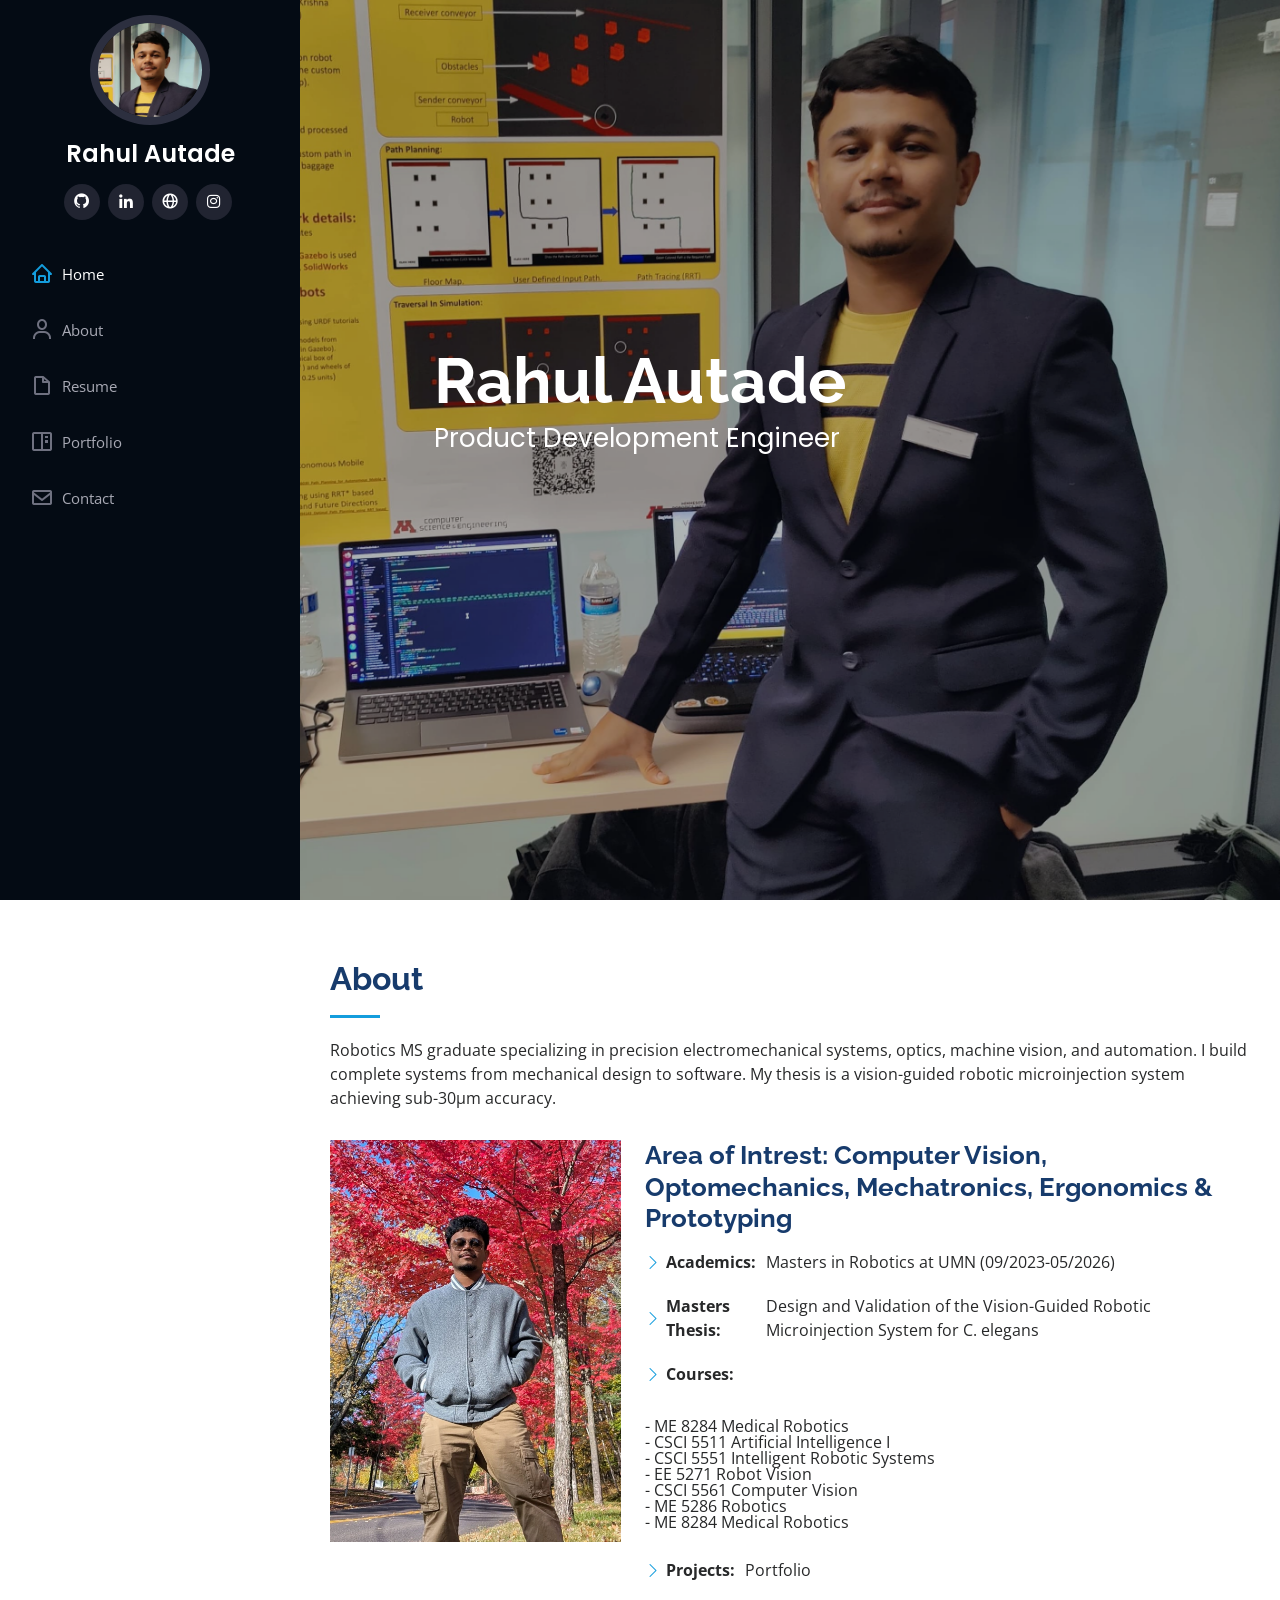
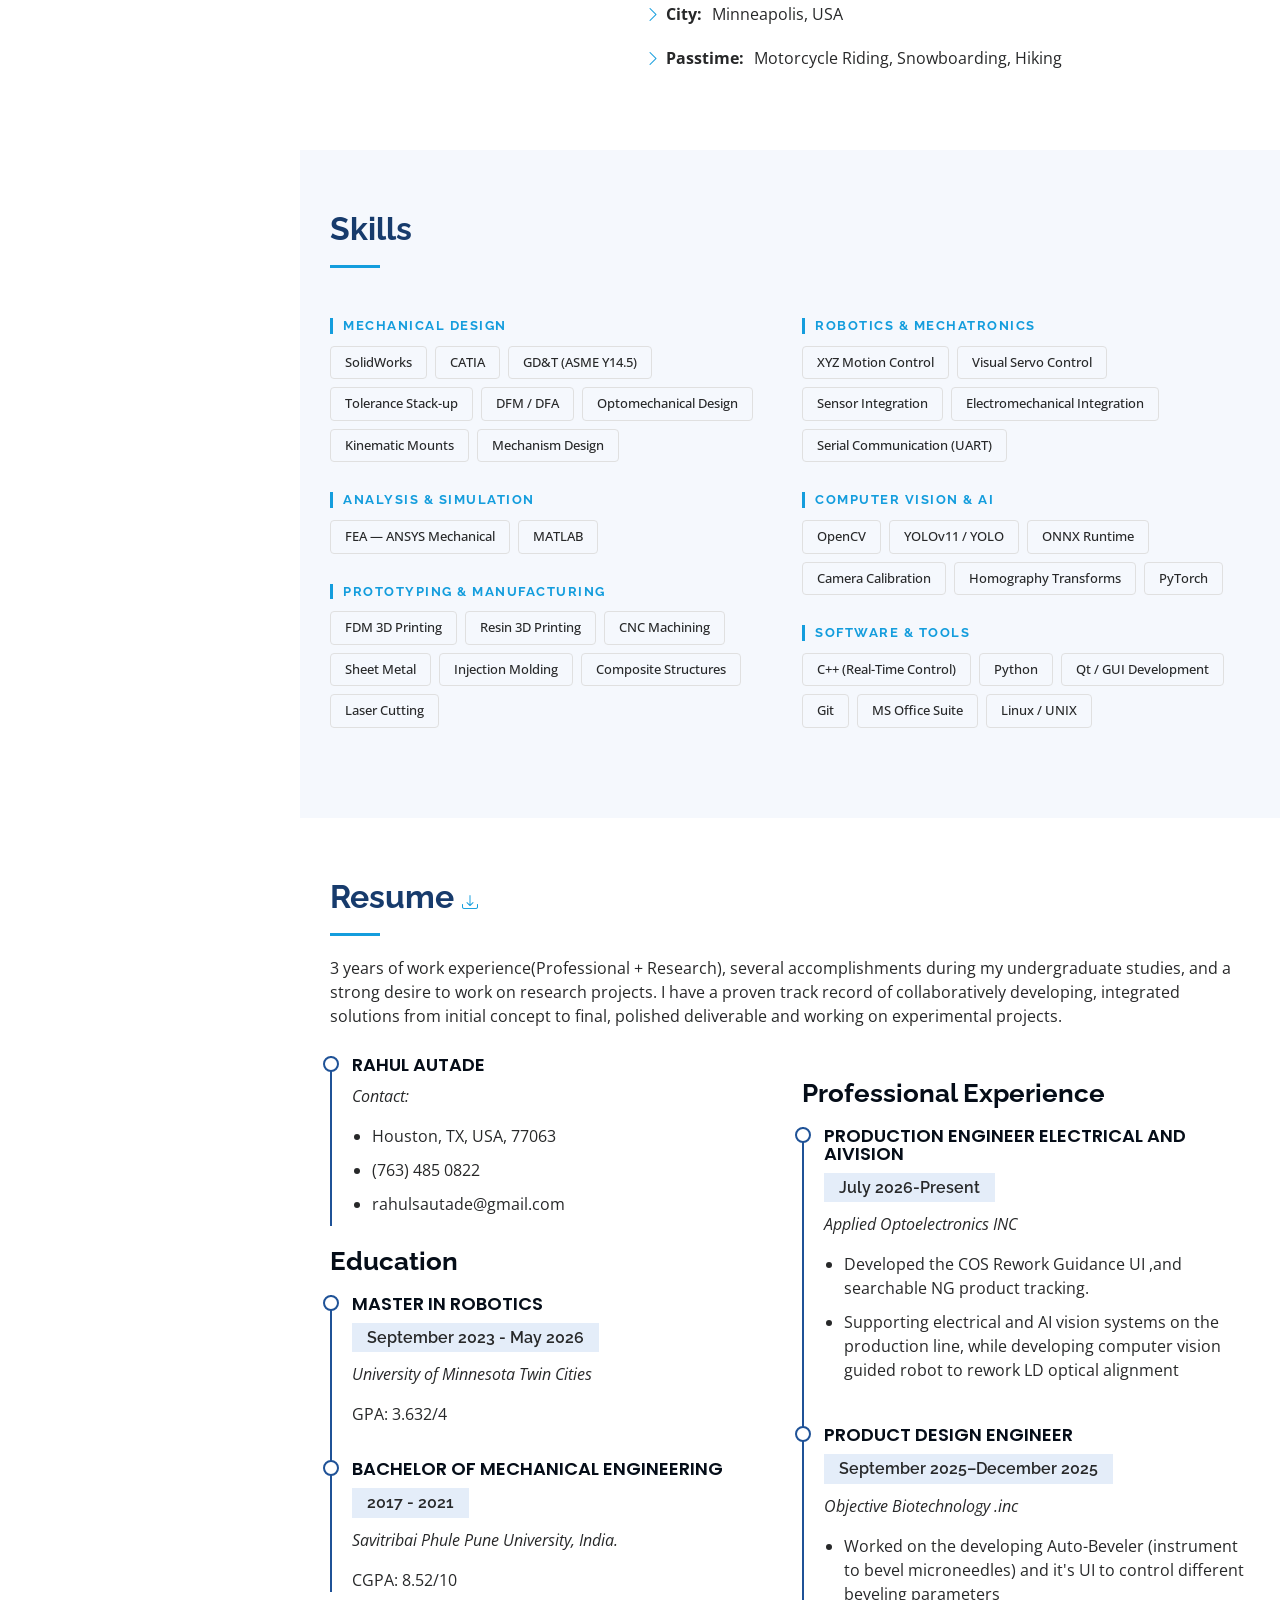
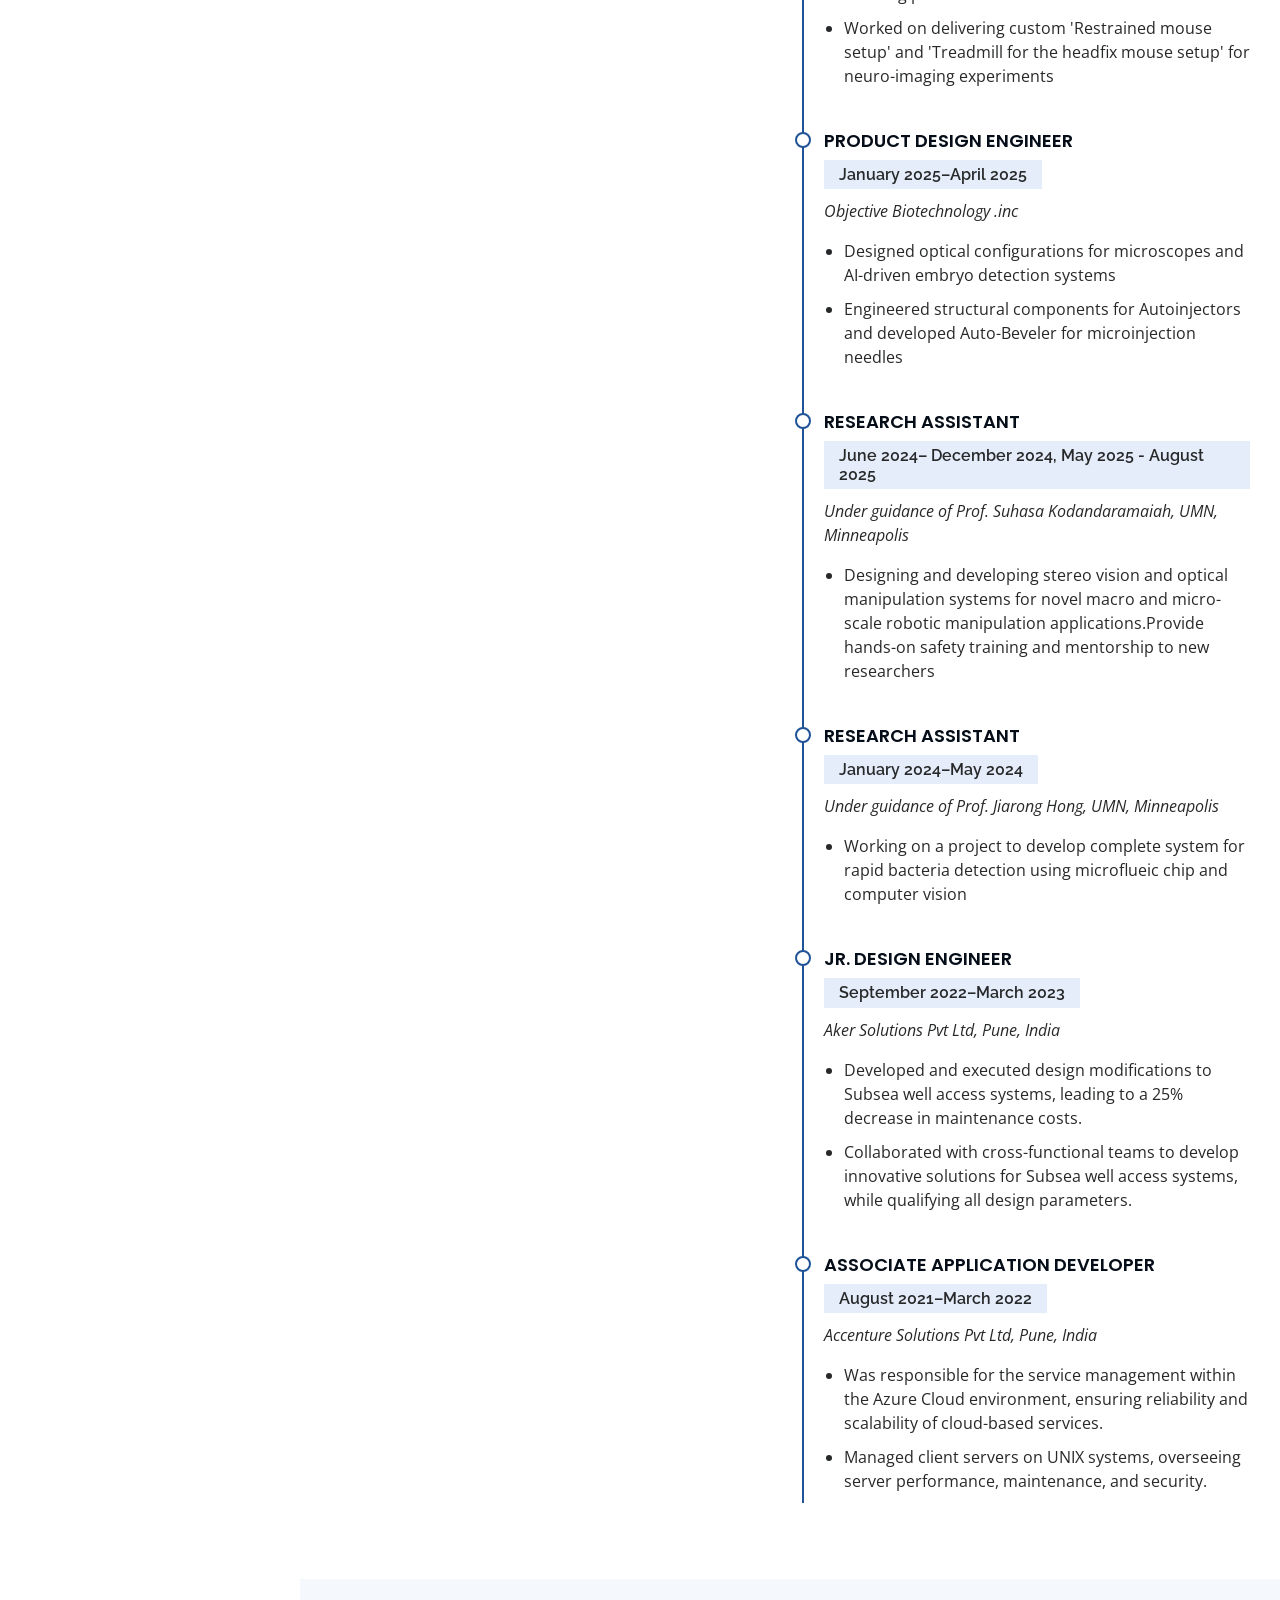
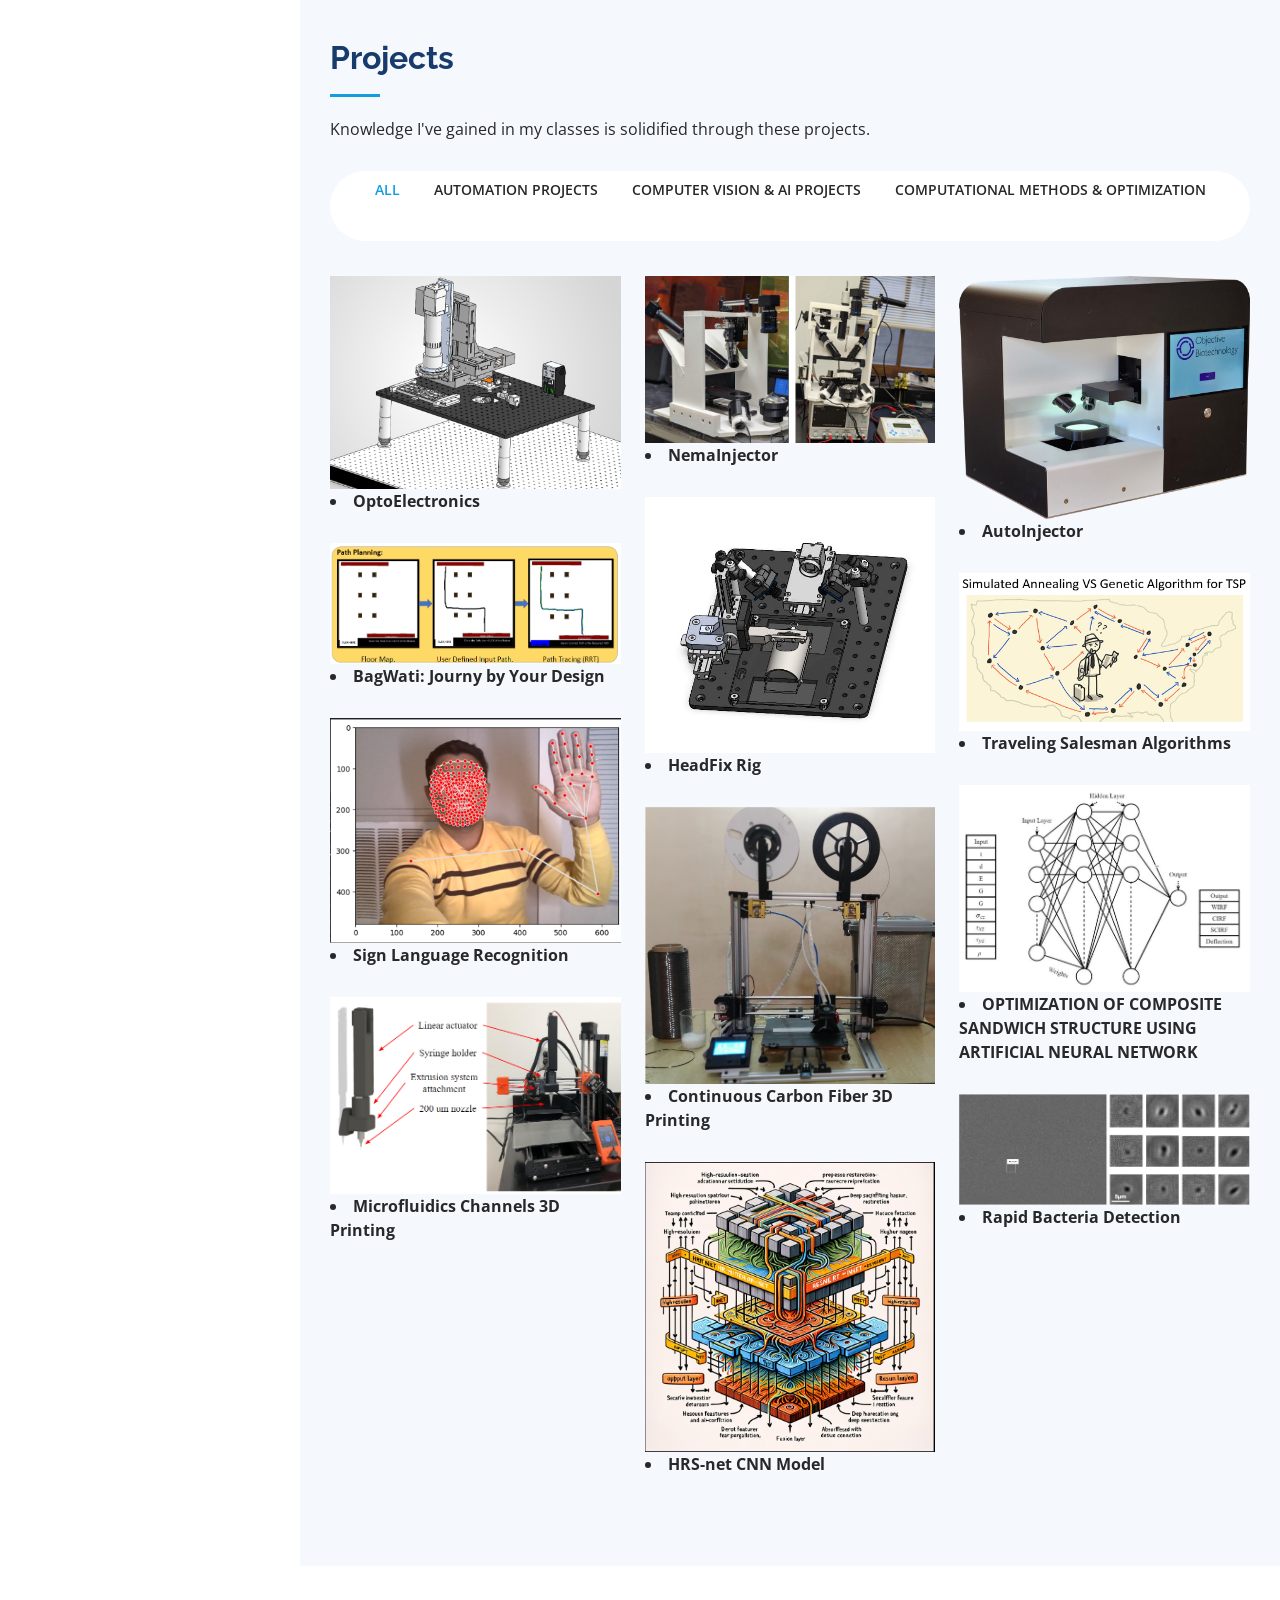
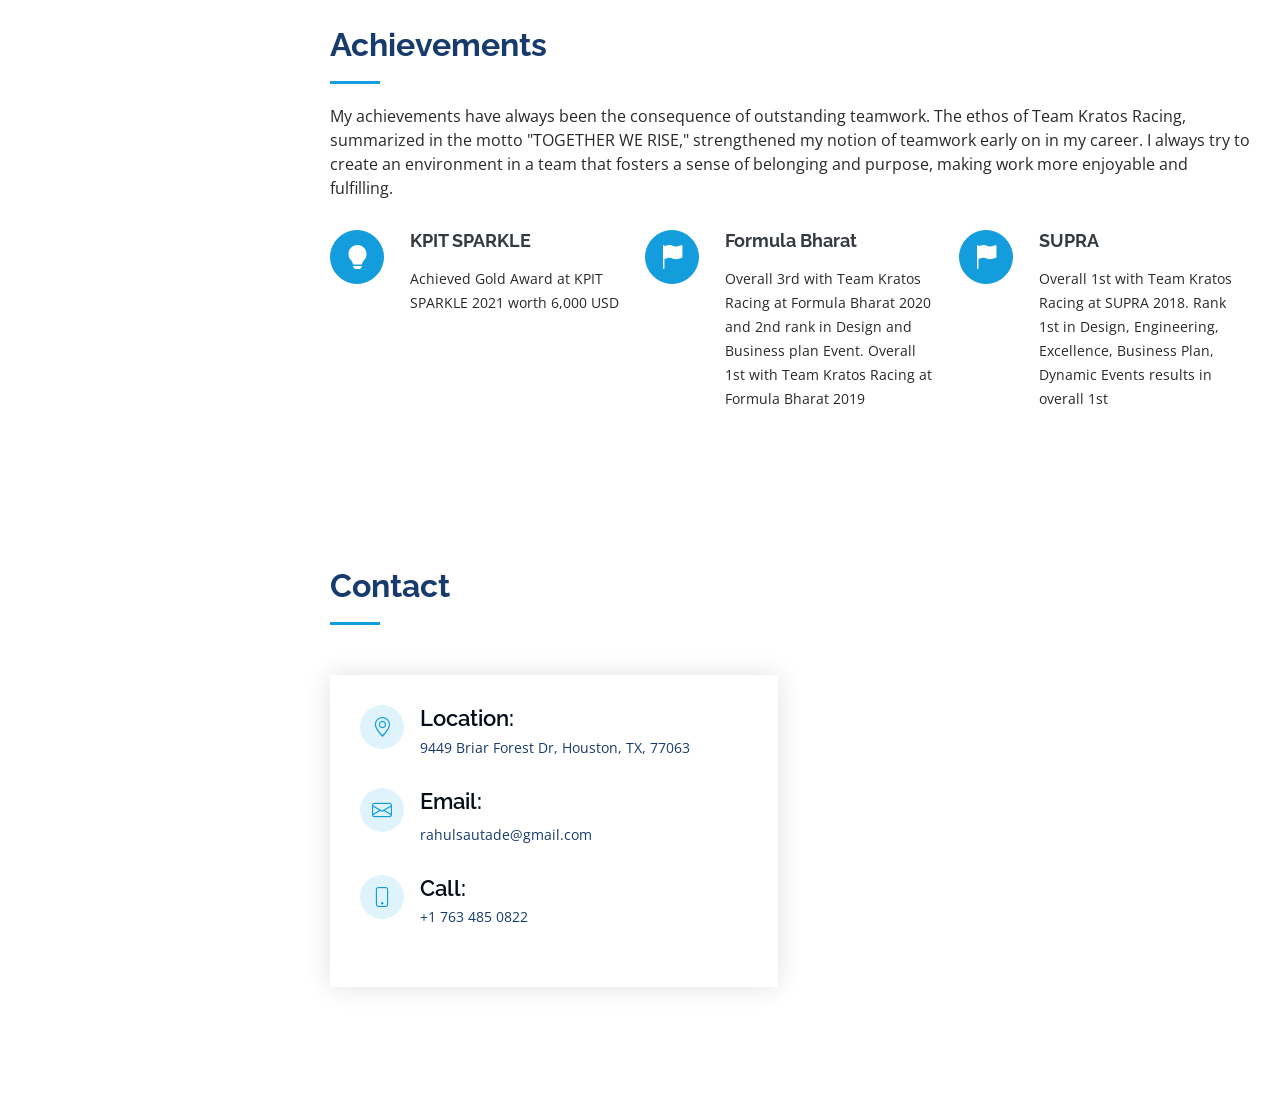
<file: index.html>
<!DOCTYPE html>
<html lang="en">

<head>
  <meta charset="utf-8">
  <meta content="width=device-width, initial-scale=1.0" name="viewport">

  <title>Rahul's Garage</title>
  <meta content="" name="description">
  <meta content="" name="keywords">

  <!-- Favicons -->
  <link href="assets/img/favicon.png" rel="icon">
  <link href="assets/img/apple-touch-icon.png" rel="apple-touch-icon">

  <!-- Google Fonts -->
  <link href="https://fonts.googleapis.com/css?family=Open+Sans:300,300i,400,400i,600,600i,700,700i|Raleway:300,300i,400,400i,500,500i,600,600i,700,700i|Poppins:300,300i,400,400i,500,500i,600,600i,700,700i" rel="stylesheet">

  <!-- Vendor CSS Files -->
  <link href="assets/vendor/aos/aos.css" rel="stylesheet">
  <link href="assets/vendor/bootstrap/css/bootstrap.min.css" rel="stylesheet">
  <link href="assets/vendor/bootstrap-icons/bootstrap-icons.css" rel="stylesheet">
  <link href="assets/vendor/boxicons/css/boxicons.min.css" rel="stylesheet">
  <link href="assets/vendor/glightbox/css/glightbox.min.css" rel="stylesheet">
  <link href="assets/vendor/swiper/swiper-bundle.min.css" rel="stylesheet">

  <!-- Template Main CSS File -->
  <link href="assets/css/style.css" rel="stylesheet">

  <!-- =======================================================
  * Template Name: iPortfolio
  * Updated: Nov 17 2023 with Bootstrap v5.3.2
  * Template URL: https://bootstrapmade.com/iportfolio-bootstrap-portfolio-websites-template/
  * Author: BootstrapMade.com
  * License: https://bootstrapmade.com/license/
  ======================================================== -->
</head>

<body>

  <!-- ======= Mobile nav toggle button ======= -->
  <i class="bi bi-list mobile-nav-toggle d-xl-none"></i>

  <!-- ======= Header ======= -->
  <header id="header">
    <div class="d-flex flex-column">

      <div class="profile">
        <img src="assets/img/profile-img.jpg" alt="" class="img-fluid rounded-circle">
        <h1 class="text-light"><a href="index.html">Rahul Autade</a></h1>
        <div class="social-links mt-3 text-center">


          <a href="https://github.com/Rahul-A10" target="_blank" class="github"><i class="bx bxl-github"></i></a>
          <a href="https://www.linkedin.com/in/rahul-autade-8911a6162" target="_blank" class="linkedin"><i class="bx bxl-linkedin"></i></a>
          <a href="https://www.bsbrl.org/rahul-autade" target="_blank" class="website"><i class="bx bx-globe"></i></a>
          <a href="https://www.instagram.com/r_rr_rahul?igsh=ZmpsdjFtdjJuaXFl" target="_blank" class="instagram"><i class="bx bxl-instagram"></i></a>
          <!--a href="https://leetcode.com/rahulsautade/" class="leetcode"><i class="leetcode"></i></a -->
          
        </div>
      </div>

      <nav id="navbar" class="nav-menu navbar">
        <ul>
          <li><a href="#hero" class="nav-link scrollto active"><i class="bx bx-home"></i> <span>Home</span></a></li>
          <li><a href="#about" class="nav-link scrollto"><i class="bx bx-user"></i> <span>About</span></a></li>
          <li><a href="#resume" class="nav-link scrollto"><i class="bx bx-file-blank"></i> <span>Resume</span></a></li>
          <li><a href="#portfolio" class="nav-link scrollto"><i class="bx bx-book-content"></i> <span>Portfolio</span></a></li>
          <li><a href="#contact" class="nav-link scrollto"><i class="bx bx-envelope"></i> <span>Contact</span></a></li>
        </ul>
      </nav><!-- .nav-menu -->
    </div>
  </header><!-- End Header -->

  <!-- ======= Hero Section ======= -->
  <section id="hero" class="d-flex flex-column justify-content-center align-items-center">
    <div class="hero-container" data-aos="fade-in">
      <h1>Rahul Autade</h1>
      <p>Product Development Engineer<br> 
       <br><span></span></p>
    </div>
  </section><!-- End Hero -->

  <main id="main">

    <!-- ======= About Section ======= -->
    <section id="about" class="about">
      <div class="container">

        <div class="section-title">
          <h2>About</h2>
          <p>Robotics MS graduate specializing in precision electromechanical systems, optics, machine vision, and automation. I build complete systems from mechanical design to software. My thesis is a vision-guided robotic microinjection system achieving sub-30μm accuracy.</p>
        </div>

        <div class="row">
          <div class="col-lg-4" data-aos="fade-right">
            <img src="assets/img/1.jpg" class="img-fluid" alt="">
          </div>
          <div class="col-lg-8 pt-4 pt-lg-0 content" data-aos="fade-left">
            <h3>Area of Intrest: Computer Vision, Optomechanics, Mechatronics, Ergonomics  &amp; Prototyping</h3>
            <p class="fst-italic">
      
            </p>
            <div class="row gy-4">
              <div class="col-lg-12">
                <ul>
                  <li><i class="bi bi-chevron-right"></i> <strong>Academics:</strong> <span>Masters in Robotics at UMN (09/2023-05/2026) </span></li>
                  <li><i class="bi bi-chevron-right"></i> <strong>Masters Thesis:</strong> <span>Design and Validation of the Vision-Guided Robotic Microinjection System for C. elegans
</span></li>
                  <li><i class="bi bi-chevron-right"></i> <strong>Courses:  <li></li></strong> 
                    <ul>
                      <ul style="text-align: left; padding-left: 0; list-style: none;"></ul>
                      <p style="line-height: 0">- ME 8284 Medical Robotics</p>
                      <p style="line-height: 0">- CSCI 5511 Artificial Intelligence I</p>
                      <p style="line-height: 0">- CSCI 5551 Intelligent Robotic Systems</p>
                      <p style="line-height: 0">- EE 5271 Robot Vision </p>
                      <p style="line-height: 0">- CSCI 5561 Computer Vision</p>
                      <p style="line-height: 0">- ME 5286 Robotics</p>
                      <p style="line-height: 0">- ME 8284 Medical Robotics</p>
                      <li></li>


                    </ul>
                    </span></li>
                  <li><i class="bi bi-chevron-right"></i> <strong>Projects:</strong> <a href="#portfolio" class="nav-link scrollto"> <span>Portfolio</span></a> </li>
                  <li><i class="bi bi-chevron-right"></i> <strong>City:</strong> <span>Minneapolis, USA</span></li>
                  <li><i class="bi bi-chevron-right"></i> <strong>Passtime:</strong> <span>Motorcycle Riding, Snowboarding, Hiking</span></li>
                </ul>
              </div>
              
            </div>
            <p>
              </p>
          </div>
        </div>

      </div>
    </section><!-- End About Section -->

    

    <!-- ======= Skills Section ======= -->
<section id="skills" class="skills section-bg">
  <div class="container">

    <div class="section-title">
      <h2>Skills</h2>
      <p></p>
    </div>

    <style>
      .skill-category { margin-bottom: 30px; }
      .skill-category h5 {
        font-size: 13px;
        font-weight: 700;
        text-transform: uppercase;
        letter-spacing: 1.5px;
        color: #149ddd;
        margin-bottom: 12px;
        border-left: 3px solid #149ddd;
        padding-left: 10px;
      }
      .skill-tags { display: flex; flex-wrap: wrap; gap: 8px; }
      .skill-tag {
        background: #fff;
        border: 1.5px solid #e0e0e0;
        border-radius: 4px;
        padding: 6px 14px;
        font-size: 13px;
        color: #272829;
        font-weight: 500;
        transition: all 0.2s ease;
      }
      .skill-tag:hover {
        border-color: #149ddd;
        color: #149ddd;
        background: #f0f9ff;
      }
      .section-bg .skill-tag { background: #f5f8fd; }
      .section-bg .skill-tag:hover { background: #e8f4fc; }
    </style>

    <div class="row" data-aos="fade-up">

      <div class="col-lg-6">
        <div class="skill-category">
          <h5>Mechanical Design</h5>
          <div class="skill-tags">
            <span class="skill-tag">SolidWorks</span>
            <span class="skill-tag">CATIA</span>
            <span class="skill-tag">GD&amp;T (ASME Y14.5)</span>
            <span class="skill-tag">Tolerance Stack-up</span>
            <span class="skill-tag">DFM / DFA</span>
            <span class="skill-tag">Optomechanical Design</span>
            <span class="skill-tag">Kinematic Mounts</span>
            <span class="skill-tag">Mechanism Design</span>
          </div>
        </div>
        <div class="skill-category">
          <h5>Analysis &amp; Simulation</h5>
          <div class="skill-tags">
            <span class="skill-tag">FEA — ANSYS Mechanical</span>
            <span class="skill-tag">MATLAB</span>
          </div>
        </div>

        <div class="skill-category">
          <h5>Prototyping &amp; Manufacturing</h5>
          <div class="skill-tags">
            <span class="skill-tag">FDM 3D Printing</span>
            <span class="skill-tag">Resin 3D Printing</span>
            <span class="skill-tag">CNC Machining</span>
            <span class="skill-tag">Sheet Metal</span>
            <span class="skill-tag">Injection Molding</span>
            <span class="skill-tag">Composite Structures</span>
            <span class="skill-tag">Laser Cutting</span>
          </div>
        </div>
      </div>

      <div class="col-lg-6" data-aos="fade-up" data-aos-delay="100">
        <div class="skill-category">
          <h5>Robotics &amp; Mechatronics</h5>
          <div class="skill-tags">
            <span class="skill-tag">XYZ Motion Control</span>
            <span class="skill-tag">Visual Servo Control</span>
            <span class="skill-tag">Sensor Integration</span>
            <span class="skill-tag">Electromechanical Integration</span>
            <span class="skill-tag">Serial Communication (UART)</span>
          </div>
        </div>

        <div class="skill-category">
          <h5>Computer Vision &amp; AI</h5>
          <div class="skill-tags">
            <span class="skill-tag">OpenCV</span>
            <span class="skill-tag">YOLOv11 / YOLO</span>
            <span class="skill-tag">ONNX Runtime</span>
            <span class="skill-tag">Camera Calibration</span>
            <span class="skill-tag">Homography Transforms</span>
            <span class="skill-tag">PyTorch</span>
          </div>
        </div>

        <div class="skill-category">
          <h5>Software &amp; Tools</h5>
          <div class="skill-tags">
            <span class="skill-tag">C++ (Real-Time Control)</span>
            <span class="skill-tag">Python</span>
            <span class="skill-tag">Qt / GUI Development</span>
            <span class="skill-tag">Git</span>
            <span class="skill-tag">MS Office Suite</span>
            <span class="skill-tag">Linux / UNIX</span>
          </div>
        </div>
      </div>

    </div>
  </div>
</section><!-- End Skills Section -->

    <!-- ======= Resume Section ======= -->
    <section id="resume" class="resume">
      <div class="container">

        <div class="section-title">
          <h2>Resume<a href="https://drive.google.com/file/d/1XkAGEeEz46qf1-mLwf5WrMyPkEGdnirx/view?usp=drive_link" target="_blank" rel="noopener noreferrer" download title="Download Resume">
    <i class="bi bi-download" style="font-size: 1rem; color: #149ddd;"></i>
  </a></h2>
          <p>3 years of work experience(Professional + Research), several accomplishments during my undergraduate studies, and a strong desire to work on research projects. I have a proven track record of collaboratively developing, integrated solutions from initial concept to final, polished deliverable and working on experimental projects.</p>
        </div>
        <div class="row">
          <div class="col-lg-6" data-aos="fade-up">
           
            <div class="resume-item pb-0">
              <h4>Rahul Autade</h4>
              <p><em>Contact:</em></p>
              <ul>
                <li>Houston, TX, USA, 77063</li>
                <li>(763) 485 0822</li>
                <li>rahulsautade@gmail.com</li>
              </ul>
            </div>

            <h3 class="resume-title">Education</h3>
            <div class="resume-item">
              <h4>Master in Robotics </h4>
              <h5>September 2023 - May 2026</h5>
              <p><em>University of Minnesota Twin Cities</em></p>
              <p>GPA: 3.632/4 </p>
            </div>
            <div class="resume-item">
              <h4>Bachelor of Mechanical Engineering</h4>
              <h5>2017 - 2021</h5>
              <p><em>Savitribai Phule Pune University, India.</em></p>
              <p>CGPA: 8.52/10</p>
            </div>
          </div>
          <div class="col-lg-6" data-aos="fade-up" data-aos-delay="100">
            <h3 class="resume-title">Professional Experience</h3>
            <div class="resume-item">
              <h4>Production Engineer Electrical and AIVision</h4>
              <h5>July 2026-Present</h5>
              <p><em>Applied Optoelectronics INC</em></p>
              <ul>
                <li>Developed the COS Rework Guidance UI ,and searchable NG product tracking. </li>
                 <li> Supporting electrical and AI vision systems on the production line, while developing computer vision guided
                  robot to rework LD optical alignment</li>
              
              </ul>
            </div>
            <div class="resume-item">
              <h4>Product Design Engineer</h4>
              <h5>September 2025–December 2025</h5>
              <p><em>Objective Biotechnology .inc</em></p>
              <ul>
                <li>Worked on the developing Auto-Beveler (instrument to bevel microneedles) and it's UI to control different beveling parameters</li>
                <li>Worked on delivering custom 'Restrained mouse setup' and 'Treadmill for the headfix mouse setup' for neuro-imaging experiments</li>
              
              </ul>
            </div>
            <div class="resume-item">
              <h4>Product Design Engineer</h4>
              <h5>January 2025–April 2025</h5>
              <p><em>Objective Biotechnology .inc</em></p>
              <ul>
                <li>Designed optical configurations for microscopes and AI-driven embryo detection systems</li>
                <li>Engineered structural components for Autoinjectors and developed Auto-Beveler for microinjection needles</li>
              </ul>
            </div>


            <div class="resume-item">
              <h4>Research Assistant</h4>
              <h5>June 2024– December 2024, May 2025 - August 2025</h5>
              <p><em>Under guidance of Prof. Suhasa Kodandaramaiah, UMN, Minneapolis</em></p>
              <ul>
                <li>Designing and developing stereo vision and optical manipulation systems for novel macro and micro-scale robotic manipulation applications.Provide hands-on safety training and mentorship to new researchers</li>
              </ul>
            </div>

            <div class="resume-item">
              <h4>Research Assistant</h4>
              <h5>January 2024–May 2024</h5>
              <p><em>Under guidance of Prof. Jiarong Hong, UMN, Minneapolis</em></p>
              <ul>
                <li>Working on a project to develop complete system for rapid bacteria detection using microflueic chip and computer vision</li>
              </ul>
            </div>




            <div class="resume-item">
              <h4>Jr. Design Engineer</h4>
              <h5>September 2022–March 2023</h5>
              <p><em>Aker Solutions Pvt Ltd, Pune, India </em></p>
              <ul>
                <li>Developed and executed design modifications to Subsea well access systems, leading to a 25% decrease in
                  maintenance costs.</li>
                <li>Collaborated with cross-functional teams to develop innovative solutions for Subsea well access systems, while
                  qualifying all design parameters.</li>
                
                
              </ul>
            </div>
            <div class="resume-item">
              <h4>Associate Application Developer</h4>
              <h5>August 2021–March 2022</h5>
              <p><em>Accenture Solutions Pvt Ltd, Pune, India</em></p>
              <ul>
                <li>Was responsible for the service management within the Azure Cloud environment, ensuring reliability and
                  scalability of cloud-based services.</li>
                <li>Managed client servers on UNIX systems, overseeing server performance, maintenance, and security.</li>
              </ul>
            </div>
            
          </div>
        </div>

      </div>
    </section><!-- End Resume Section -->

    <!-- ======= Portfolio Section ======= -->
    <section id="portfolio" class="portfolio section-bg">
      <div class="container">

        <div class="section-title">
          <h2>Projects</h2>
          <p>Knowledge I've gained in my classes is solidified through these projects. </p>
        </div>

        <div class="row" data-aos="fade-up">
          <div class="col-lg-12 d-flex justify-content-center">
            <ul id="portfolio-flters">
              <li data-filter="*" class="filter-active">All</li>
              <li data-filter=".filter-app">Automation Projects</li>
              <li data-filter=".filter-card">Computer Vision & AI Projects</li>
              <li data-filter=".filter-web">Computational Methods & Optimization</li>
              <li data-filter=".Mechatronics"></li>
            </ul>
          </div>
        </div>

        <div class="row portfolio-container" data-aos="fade-up" data-aos-delay="100">

          <div class="col-lg-4 col-md-6 portfolio-item filter-app">
            <div class="portfolio-wrap">
              <img src="assets/img/portfolio/AOI cover image.png" class="img-fluid" alt="">
              <li><strong>OptoElectronics</strong></li>
              <div class="portfolio-links">
                <a href="AOI.html" title="More Details"><i class="bx bx-link"></i></a>
              </div>
            </div>
          </div>

          <div class="col-lg-4 col-md-6 portfolio-item filter-app">
            <div class="portfolio-wrap">
              <img src="assets/img/portfolio/Nemainjector prototype.png" class="img-fluid" alt="">
              <li><strong>NemaInjector</strong></li>
              <div class="portfolio-links">
                <a href="Nemainjector.html" title="More Details"><i class="bx bx-link"></i></a>
              </div>
            </div>
          </div>

          <div class="col-lg-4 col-md-6 portfolio-item filter-app">
            <div class="portfolio-wrap">
              <img src="assets/img/portfolio/Auto.png" class="img-fluid" alt="">
              <li><strong>AutoInjector</strong></li>
              <div class="portfolio-links">
                <a href="Autoinjector.html" title="More Details"><i class="bx bx-link"></i></a>
              </div>
            </div>
          </div>

          <div class="col-lg-4 col-md-6 portfolio-item filter-app">
            <div class="portfolio-wrap">
              <img src="assets/img/portfolio/headfix1.jpeg" class="img-fluid" alt="">
              <li><strong>HeadFix Rig</strong></li>
              <div class="portfolio-links">
                <a href="Headfix.html" title="More Details"><i class="bx bx-link"></i></a>
              </div>
            </div>
          </div>



          <div class="col-lg-4 col-md-6 portfolio-item filter-web">
            <div class="portfolio-wrap">
              <img src="assets/img/portfolio/portfolio-1.png" class="img-fluid" alt="">
              <li><strong>BagWati: Journy by Your Design</strong></li>
              <div class="portfolio-links">
                <a href="RRT path planning.html" title="More Details"><i class="bx bx-link"></i></a>
              </div>
            </div>
          </div>

          <div class="col-lg-4 col-md-6 portfolio-item filter-web">
            <div class="portfolio-wrap">
              <img src="assets/img/portfolio/portfolio-2.png" class="img-fluid" alt="">
              <li><strong>Traveling Salesman Algorithms</strong></li>
              <div class="portfolio-links">
                <a href="TSP.html" title="More Details"><i class="bx bx-link"></i></a>
              </div>
            </div>
          </div>

          <div class="col-lg-4 col-md-6 portfolio-item filter-card">
            <div class="portfolio-wrap">
              <img src="assets/img/portfolio/portfolio-4.png" class="img-fluid" alt="">
              <li><strong>Sign Language Recognition</strong></li>
              <div class="portfolio-links">
                <a href="SIGN LANGUAGE RECOGNITION.html" title="More Details"><i class="bx bx-link"></i></a>
              </div>
            </div>
          </div>

          <div class="col-lg-4 col-md-6 portfolio-item filter-web">
            <div class="portfolio-wrap">
              <img src="assets/img/portfolio/ANN2.png" class="img-fluid" alt="">
              <li><strong>OPTIMIZATION OF COMPOSITE SANDWICH STRUCTURE USING ARTIFICIAL NEURAL NETWORK</strong></li>
              <div class="portfolio-links">
                <a href="reaserch paper portfolio.html" title="More Details"><i class="bx bx-link"></i></a>
              </div>
            </div>
          </div>

          
          <div class="col-lg-4 col-md-6 portfolio-item filter-app">
            <div class="portfolio-wrap">
              <img src="assets/img/portfolio/3d printing.png" class="img-fluid" alt="">
              <li><strong>Continuous Carbon Fiber 3D Printing</strong></li>
              <div class="portfolio-links">
                <a href="3d printig portfolio.html" title="More Details"><i class="bx bx-link"></i></a>
              </div>
            </div>
          </div>

          <div class="col-lg-4 col-md-6 portfolio-item filter-app">
            <div class="portfolio-wrap">
              <img src="assets/img/portfolio/Microfluidics printer.png" class="img-fluid" alt="">
              <li><strong>Microfluidics Channels 3D Printing</strong></li>
              <div class="portfolio-links">
                <a href="Microfluedics Channels 3D Printing.html" title="More Details"><i class="bx bx-link"></i></a>
              </div>
            </div>
          </div>

          <div class="col-lg-4 col-md-6 portfolio-item filter-card">
            <div class="portfolio-wrap">
              <img src="assets/img/portfolio/Bacteria detection pure pd.png" class="img-fluid" alt="">
              <li><strong>Rapid Bacteria Detection</strong></li>
              <div class="portfolio-links">
                <a href="Rapid Bacteria Detection.html" title="More Details"><i class="bx bx-link"></i></a>
              </div>
            </div>
            
          </div>
          <div class="col-lg-4 col-md-6 portfolio-item filter-card">
            <div class="portfolio-wrap">
              <img src="assets/img/portfolio/HRS_net.png" class="img-fluid" alt="">
              <li><strong>HRS-net CNN Model</strong></li>
              <div class="portfolio-links">
                <a href="HRS net CNN model.html" title="More Details"><i class="bx bx-link"></i></a>
              </div>
            </div>
          </div>

        </div>

      </div>
    </section><!-- End Portfolio Section -->

    <!-- ======= Services Section ======= -->
    <section id="services" class="services">
      <div class="container">

        <div class="section-title">
          <h2>Achievements</h2>
          <p>My achievements have always been the consequence of outstanding teamwork. The ethos of Team Kratos Racing, summarized in the motto "TOGETHER WE RISE," strengthened my notion of teamwork early on in my career. I always try to create an environment in a team that fosters a sense of belonging and purpose, making work more enjoyable and fulfilling.</p>
        </div>

        <div class="row">
          <div class="col-lg-4 col-md-6 icon-box" data-aos="fade-up">
            <div class="icon"><i class="bi bi-lightbulb-fill"></i></div>
            <h4 class="title"><a href="">KPIT SPARKLE</a></h4>
            <p class="description">Achieved Gold Award at KPIT SPARKLE 2021 worth 6,000 USD</p>
          </div>
          <div class="col-lg-4 col-md-6 icon-box" data-aos="fade-up" data-aos-delay="100">
            <div class="icon"><i class="bi bi-flag-fill"></i></div>
            <h4 class="title"><a href="">Formula Bharat</a></h4>
            <p class="description">Overall 3rd with Team Kratos Racing at Formula Bharat 2020 and 2nd rank in Design and Business plan Event. Overall 1st with Team Kratos Racing at Formula Bharat 2019</p>
          </div>
          <div class="col-lg-4 col-md-6 icon-box" data-aos="fade-up" data-aos-delay="200">
            <div class="icon"><i class="bi bi-flag-fill"></i></div>
            <h4 class="title"><a href="">SUPRA</a></h4>
            <p class="description">Overall 1st with Team Kratos Racing at SUPRA 2018. Rank 1st in Design, Engineering, Excellence, Business Plan, Dynamic Events results in overall 1st</p>
          </div>
      </div>
    </section><!-- End Services Section -->


    <!-- ======= Contact Section ======= -->
    <section id="contact" class="contact">
      <div class="container">

        <div class="section-title">
          <h2>Contact</h2>
          <p></p>
        </div>

        <div class="row" data-aos="fade-in">

        <div class="col-lg-6 d-flex align-items-stretch">
            <div class="info">
              <div class="address">
                <i class="bi bi-geo-alt"></i>
                <h4>Location:</h4>
                <p>9449 Briar Forest Dr, Houston, TX, 77063</p>
              </div>

              <div class="email">
                <i class="bi bi-envelope"></i>
                <h4>Email:</h4>
                <p>rahulsautade@gmail.com</p>
              </div>

              <div class="phone">
                <i class="bi bi-phone"></i>
                <h4>Call:</h4>
                <p>+1 763 485 0822</p>

              </div>

              </div>

        </div>
        <div class="col-lg-6 d-flex align-items-stretch">

        </div>

          

        </div>

      </div>
    </section><!-- End Contact Section -->

  </main><!-- End #main -->



  <a href="#" class="back-to-top d-flex align-items-center justify-content-center"><i class="bi bi-arrow-up-short"></i></a>

  <!-- Vendor JS Files -->
  <script src="assets/vendor/purecounter/purecounter_vanilla.js"></script>
  <script src="assets/vendor/aos/aos.js"></script>
  <script src="assets/vendor/bootstrap/js/bootstrap.bundle.min.js"></script>
  <script src="assets/vendor/glightbox/js/glightbox.min.js"></script>
  <script src="assets/vendor/isotope-layout/isotope.pkgd.min.js"></script>
  <script src="assets/vendor/swiper/swiper-bundle.min.js"></script>
  <script src="assets/vendor/typed.js/typed.umd.js"></script>
  <script src="assets/vendor/waypoints/noframework.waypoints.js"></script>
  <script src="assets/vendor/php-email-form/validate.js"></script>

  <!-- Template Main JS File -->
  <script src="assets/js/main.js"></script>

</body>

</html>
</file>
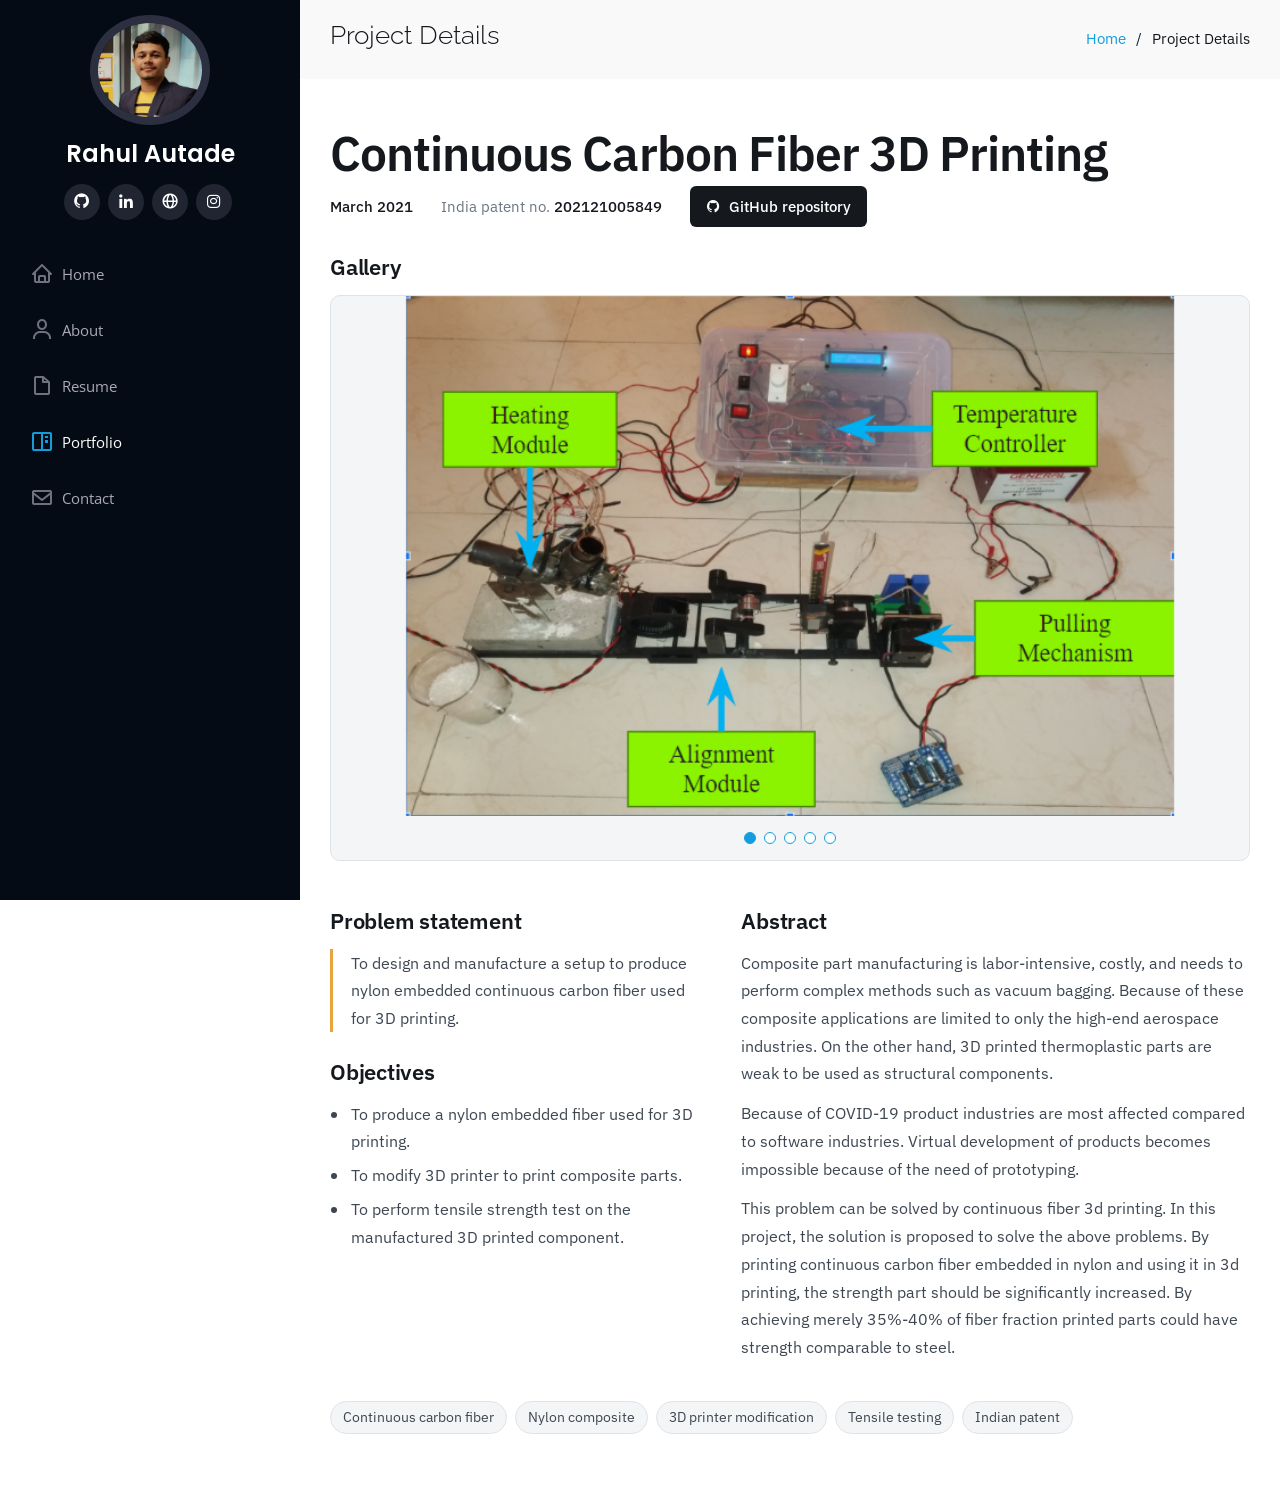
<file: 3d printig portfolio.html>
<!DOCTYPE html>
<html lang="en">

<head>
  <meta charset="utf-8">
  <meta content="width=device-width, initial-scale=1.0" name="viewport">

  <title>Continuous Carbon Fiber 3D Printing | Rahul Autade</title>
  <meta content="A setup to produce nylon-embedded continuous carbon fiber for 3D printing, a modified printer for composite parts, and tensile testing of the printed components." name="description">
  <meta content="continuous carbon fiber, 3D printing, composites, nylon, tensile test, patent" name="keywords">

  <!-- Favicons -->
  <link href="assets/img/favicon.png" rel="icon">
  <link href="assets/img/apple-touch-icon.png" rel="apple-touch-icon">

  <!-- Google Fonts -->
  <link href="https://fonts.googleapis.com/css?family=Open+Sans:300,300i,400,400i,600,600i,700,700i|Raleway:300,300i,400,400i,500,500i,600,600i,700,700i|Poppins:300,300i,400,400i,500,500i,600,600i,700,700i" rel="stylesheet">
  <link href="https://fonts.googleapis.com/css2?family=IBM+Plex+Mono:wght@400;500&family=IBM+Plex+Sans:wght@400;500;600&display=swap" rel="stylesheet">

  <!-- Vendor CSS Files -->
  <link href="assets/vendor/aos/aos.css" rel="stylesheet">
  <link href="assets/vendor/bootstrap/css/bootstrap.min.css" rel="stylesheet">
  <link href="assets/vendor/bootstrap-icons/bootstrap-icons.css" rel="stylesheet">
  <link href="assets/vendor/boxicons/css/boxicons.min.css" rel="stylesheet">
  <link href="assets/vendor/glightbox/css/glightbox.min.css" rel="stylesheet">
  <link href="assets/vendor/swiper/swiper-bundle.min.css" rel="stylesheet">

  <!-- Template Main CSS File -->
  <link href="assets/css/style.css" rel="stylesheet">

  <!-- Project page styles (shared by all project pages) -->
  <link href="assets/css/project.css" rel="stylesheet">

  <!-- =======================================================
  * Template Name: iPortfolio
  * Updated: Nov 17 2023 with Bootstrap v5.3.2
  * Template URL: https://bootstrapmade.com/iportfolio-bootstrap-portfolio-websites-template/
  * Author: BootstrapMade.com
  * License: https://bootstrapmade.com/license/
  ======================================================== -->
</head>

<body>

  <!-- ======= Mobile nav toggle button ======= -->
  <i class="bi bi-list mobile-nav-toggle d-xl-none"></i>

  <!-- ======= Header ======= -->
  <header id="header">
    <div class="d-flex flex-column">

      <div class="profile">
        <img src="assets/img/profile-img.jpg" alt="Rahul Autade" class="img-fluid rounded-circle">
        <h1 class="text-light"><a href="index.html">Rahul Autade</a></h1>
        <div class="social-links mt-3 text-center">
          <a href="https://github.com/Rahul-A10" target="_blank" rel="noopener" class="github" aria-label="GitHub"><i class="bx bxl-github"></i></a>
          <a href="https://www.linkedin.com/in/rahul-autade-8911a6162" target="_blank" rel="noopener" class="linkedin" aria-label="LinkedIn"><i class="bx bxl-linkedin"></i></a>
          <a href="https://www.bsbrl.org/rahul-autade" target="_blank" rel="noopener" class="website" aria-label="Lab website"><i class="bx bx-globe"></i></a>
          <a href="https://www.instagram.com/r_rr_rahul?igsh=ZmpsdjFtdjJuaXFl" target="_blank" rel="noopener" class="instagram" aria-label="Instagram"><i class="bx bxl-instagram"></i></a>
        </div>
      </div>

      <nav id="navbar" class="nav-menu navbar">
        <ul>
          <li><a href="index.html#hero" class="nav-link scrollto"><i class="bx bx-home"></i> <span>Home</span></a></li>
          <li><a href="index.html#about" class="nav-link scrollto"><i class="bx bx-user"></i> <span>About</span></a></li>
          <li><a href="index.html#resume" class="nav-link scrollto"><i class="bx bx-file-blank"></i> <span>Resume</span></a></li>
          <li><a href="index.html#portfolio" class="nav-link scrollto active"><i class="bx bx-book-content"></i> <span>Portfolio</span></a></li>
          <li><a href="index.html#contact" class="nav-link scrollto"><i class="bx bx-envelope"></i> <span>Contact</span></a></li>
        </ul>
      </nav><!-- .nav-menu -->
    </div>
  </header><!-- End Header -->

  <main id="main" class="nx">

    <!-- ======= Breadcrumbs ======= -->
    <section id="breadcrumbs" class="breadcrumbs">
      <div class="container">
        <div class="d-flex justify-content-between align-items-center">
          <h2>Project Details</h2>
          <ol>
            <li><a href="index.html">Home</a></li>
            <li>Project Details</li>
          </ol>
        </div>
      </div>
    </section><!-- End Breadcrumbs -->

    <section id="portfolio-details" class="portfolio-details">
      <div class="container">

        <!-- Title -->
        <div class="nx-head">
          <h1>Continuous Carbon Fiber 3D Printing</h1>
          <div class="nx-meta">
            <span><strong>March 2021</strong></span>
            <span>India patent no. <strong>202121005849</strong></span>
            <a class="nx-btn" href="https://github.com/Rahul-A10/Continuous-Fiber-3D-Printer.git" target="_blank" rel="noopener"><i class="bx bxl-github"></i> GitHub repository</a>
          </div>
        </div>


        <!-- Gallery -->
        <h2 class="nx-h">Gallery</h2>
        <div class="portfolio-details-slider swiper">
          <div class="swiper-wrapper align-items-center">
            <div class="swiper-slide"><img src="assets/img/portfolio/setup.png" alt="Fiber production setup" loading="lazy"></div>
            <div class="swiper-slide"><img src="assets/img/portfolio/Printer.png" alt="Modified 3D printer" loading="lazy"></div>
            <div class="swiper-slide"><img src="assets/img/portfolio/print.png" alt="Printed composite part" loading="lazy"></div>
            <div class="swiper-slide"><iframe src="https://www.youtube.com/embed/BuIra1rqnpk?si=M3UeH3kz65nim1u4" title="Continuous carbon fiber 3D printing video 1" loading="lazy" allow="accelerometer; autoplay; clipboard-write; encrypted-media; gyroscope; picture-in-picture; web-share" allowfullscreen></iframe></div>
            <div class="swiper-slide"><iframe src="https://www.youtube.com/embed/1Ene3AvEzbw?si=xYpEPHwDXqH8B4ul" title="Continuous carbon fiber 3D printing video 2" loading="lazy" allow="accelerometer; autoplay; clipboard-write; encrypted-media; gyroscope; picture-in-picture; web-share" allowfullscreen></iframe></div>
          </div>
          <div class="swiper-pagination"></div>
        </div>

        <!-- Details -->
        <div class="nx-body">
          <div>
            <div class="nx-block">
              <h2 class="nx-h">Problem statement</h2>
              <p class="nx-problem">
                To design and manufacture a setup to produce nylon embedded continuous carbon fiber used for 3D printing.
              </p>
            </div>
            <div class="nx-block">
              <h2 class="nx-h">Objectives</h2>
              <ul>
                <li>To produce a nylon embedded fiber used for 3D printing.</li>
                <li>To modify 3D printer to print composite parts.</li>
                <li>To perform tensile strength test on the manufactured 3D printed component.</li>
              </ul>
            </div>
          </div>
          <div>
            <div class="nx-block">
              <h2 class="nx-h">Abstract</h2>
              <p>
                Composite part manufacturing is labor-intensive, costly, and needs to perform complex methods such as vacuum bagging. Because of these composite applications are limited to only the high-end aerospace industries. On the other hand, 3D printed thermoplastic parts are weak to be used as structural components.
              </p>
              <p>
                Because of COVID-19 product industries are most affected compared to software industries. Virtual development of products becomes impossible because of the need of prototyping.
              </p>
              <p>
                This problem can be solved by continuous fiber 3d printing. In this project, the solution is proposed to solve the above problems. By printing continuous carbon fiber embedded in nylon and using it in 3d printing, the strength part should be significantly increased. By achieving merely 35%-40% of fiber fraction printed parts could have strength comparable to steel.
              </p>
            </div>
          </div>
        </div>

        <div class="nx-tags" aria-label="Key skills and technologies">
          <span>Continuous carbon fiber</span>
          <span>Nylon composite</span>
          <span>3D printer modification</span>
          <span>Tensile testing</span>
          <span>Indian patent</span>
        </div>

      </div>
    </section><!-- End Portfolio Details Section -->

  </main><!-- End #main -->

  <a href="#" class="back-to-top d-flex align-items-center justify-content-center"><i class="bi bi-arrow-up-short"></i></a>

  <!-- Vendor JS Files -->
  <script src="assets/vendor/purecounter/purecounter_vanilla.js"></script>
  <script src="assets/vendor/aos/aos.js"></script>
  <script src="assets/vendor/bootstrap/js/bootstrap.bundle.min.js"></script>
  <script src="assets/vendor/glightbox/js/glightbox.min.js"></script>
  <script src="assets/vendor/isotope-layout/isotope.pkgd.min.js"></script>
  <script src="assets/vendor/swiper/swiper-bundle.min.js"></script>
  <script src="assets/vendor/typed.js/typed.umd.js"></script>
  <script src="assets/vendor/waypoints/noframework.waypoints.js"></script>
  <script src="assets/vendor/php-email-form/validate.js"></script>

  <!-- Template Main JS File -->
  <script src="assets/js/main.js"></script>

</body>

</html>
</file>
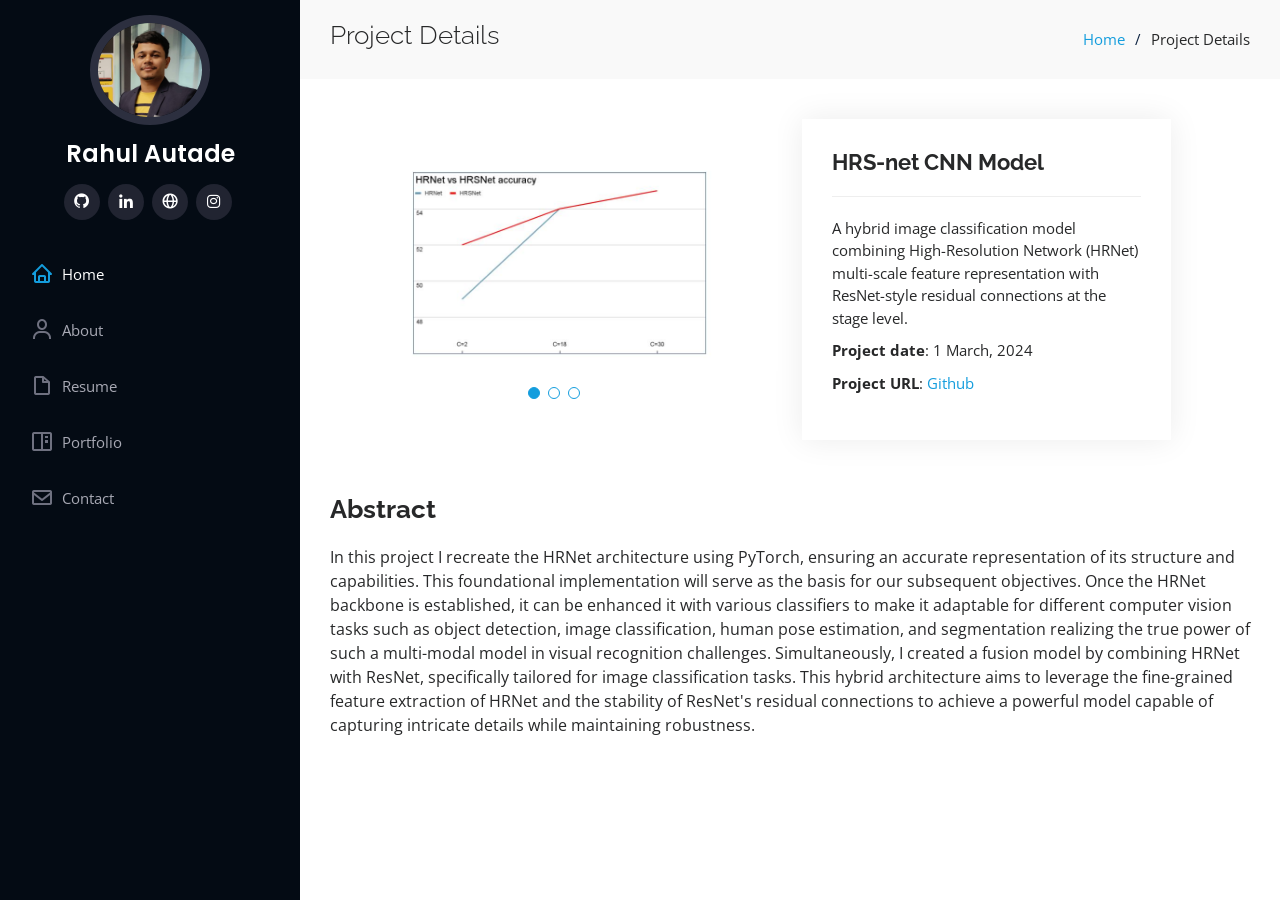
<file: HRS net CNN model.html>
<!DOCTYPE html>
<html lang="en">

<head>
  <meta charset="utf-8">
  <meta content="width=device-width, initial-scale=1.0" name="viewport">

  <title>Portfolio Details</title>
  <meta content="" name="description">
  <meta content="" name="keywords">

  <!-- Favicons -->
  <link href="assets/img/favicon.png" rel="icon">
  <link href="assets/img/apple-touch-icon.png" rel="apple-touch-icon">

  <!-- Google Fonts -->
  <link href="https://fonts.googleapis.com/css?family=Open+Sans:300,300i,400,400i,600,600i,700,700i|Raleway:300,300i,400,400i,500,500i,600,600i,700,700i|Poppins:300,300i,400,400i,500,500i,600,600i,700,700i" rel="stylesheet">

  <!-- Vendor CSS Files -->
  <link href="assets/vendor/aos/aos.css" rel="stylesheet">
  <link href="assets/vendor/bootstrap/css/bootstrap.min.css" rel="stylesheet">
  <link href="assets/vendor/bootstrap-icons/bootstrap-icons.css" rel="stylesheet">
  <link href="assets/vendor/boxicons/css/boxicons.min.css" rel="stylesheet">
  <link href="assets/vendor/glightbox/css/glightbox.min.css" rel="stylesheet">
  <link href="assets/vendor/swiper/swiper-bundle.min.css" rel="stylesheet">

  <!-- Template Main CSS File -->
  <link href="assets/css/style.css" rel="stylesheet">

  <!-- =======================================================
  * Template Name: iPortfolio
  * Updated: Nov 17 2023 with Bootstrap v5.3.2
  * Template URL: https://bootstrapmade.com/iportfolio-bootstrap-portfolio-websites-template/
  * Author: BootstrapMade.com
  * License: https://bootstrapmade.com/license/
  ======================================================== -->
</head>

<body>

  <!-- ======= Mobile nav toggle button ======= -->
  <i class="bi bi-list mobile-nav-toggle d-xl-none"></i>

  <!-- ======= Header ======= -->
  <header id="header">
    <div class="d-flex flex-column">

      <div class="profile">
        <img src="assets/img/profile-img.jpg" alt="" class="img-fluid rounded-circle">
        <h1 class="text-light"><a href="index.html">Rahul Autade</a></h1>
        <div class="social-links mt-3 text-center">


          <a href="https://github.com/Rahul-A10" target="_blank" class="github"><i class="bx bxl-github"></i></a>
          <a href="https://www.linkedin.com/in/rahul-autade-8911a6162" target="_blank" class="linkedin"><i class="bx bxl-linkedin"></i></a>
          <a href="https://www.bsbrl.org/rahul-autade" target="_blank" class="website"><i class="bx bx-globe"></i></a>
          <a href="https://www.instagram.com/r_rr_rahul?igsh=ZmpsdjFtdjJuaXFl" target="_blank" class="instagram"><i class="bx bxl-instagram"></i></a>
          <!--a href="https://leetcode.com/rahulsautade/" class="leetcode"><i class="leetcode"></i></a -->
          
        </div>
      </div>

      <nav id="navbar" class="nav-menu navbar">
        <ul>
          <li><a href="#hero" class="nav-link scrollto active"><i class="bx bx-home"></i> <span>Home</span></a></li>
          <li><a href="#about" class="nav-link scrollto"><i class="bx bx-user"></i> <span>About</span></a></li>
          <li><a href="#resume" class="nav-link scrollto"><i class="bx bx-file-blank"></i> <span>Resume</span></a></li>
          <li><a href="#portfolio" class="nav-link scrollto"><i class="bx bx-book-content"></i> <span>Portfolio</span></a></li>
          <li><a href="#contact" class="nav-link scrollto"><i class="bx bx-envelope"></i> <span>Contact</span></a></li>
        </ul>
      </nav><!-- .nav-menu -->
    </div>
  </header><!-- End Header -->

  <main id="main">

    <!-- ======= Breadcrumbs ======= -->
    <section id="breadcrumbs" class="breadcrumbs">
      <div class="container">

        <div class="d-flex justify-content-between align-items-center">
          <h2>Project Details</h2>
          <ol>
            <li><a href="index.html">Home</a></li>
            <li>Project Details</li>
          </ol>
        </div>

      </div>
    </section><!-- End Breadcrumbs -->

    <!-- ======= Portfolio Details Section ======= -->
    <section id="portfolio-details" class="portfolio-details">
      <div class="container">

        <div class="row gy-4">

          <div class="col-lg-6">
            <div class="portfolio-details-slider swiper">
              <div class="swiper-wrapper align-items-center">

                <div class="swiper-slide">
                  <img src="assets/img/portfolio/HRS net 1.jpg" alt="">
                </div>
                <div class="swiper-slide">
                  <img src="assets/img/portfolio/HRS net 2.png" alt="">
                </div>
                <div class="swiper-slide">
                  <img src="assets/img/portfolio/HRS net 3.png" alt="">
                </div>

              </div>
              <div class="swiper-pagination"></div>
            </div>
          </div>

          <div class="col-lg-5">
            <div class="portfolio-info">
              <h3>HRS-net CNN Model</h3>
              <ul>
                <li><strong></strong>
                  A hybrid image classification model combining High-Resolution Network (HRNet) multi-scale feature representation with ResNet-style residual connections at the stage level.</li>
                  <li>
                    </li>
                  <li><strong>Project date</strong>: 1 March, 2024</li>
                <li><strong>Project URL</strong>: <a href="https://github.com/Rahul-A10/HRS-Net-CNN-Model.git">Github</a></li>
              </ul>
            </div>
          </div>
              <div class="portfolio-description">
                  <h2>Abstract</h2>
                  <p>
                    In this project I recreate the HRNet architecture using PyTorch, ensuring an accurate representation of its structure and capabilities. This foundational implementation will serve as the basis for our subsequent objectives. Once the HRNet backbone is established, it can be enhanced it with various classifiers to make it adaptable for different computer vision tasks such as object detection, image classification, human pose estimation, and segmentation realizing the true power of such a multi-modal model in visual recognition challenges.
Simultaneously, I created a fusion model by combining HRNet with ResNet, specifically tailored for image classification tasks. This hybrid architecture aims to leverage the fine-grained feature extraction of HRNet and the stability of ResNet's residual connections to achieve a powerful model capable of capturing intricate details while maintaining robustness.
 
                  </p>
                </div>
              </div>

        </div>

      
    </section><!-- End Portfolio Details Section -->

  </main><!-- End #main -->



  <a href="#" class="back-to-top d-flex align-items-center justify-content-center"><i class="bi bi-arrow-up-short"></i></a>

  <!-- Vendor JS Files -->
  <script src="assets/vendor/purecounter/purecounter_vanilla.js"></script>
  <script src="assets/vendor/aos/aos.js"></script>
  <script src="assets/vendor/bootstrap/js/bootstrap.bundle.min.js"></script>
  <script src="assets/vendor/glightbox/js/glightbox.min.js"></script>
  <script src="assets/vendor/isotope-layout/isotope.pkgd.min.js"></script>
  <script src="assets/vendor/swiper/swiper-bundle.min.js"></script>
  <script src="assets/vendor/typed.js/typed.umd.js"></script>
  <script src="assets/vendor/waypoints/noframework.waypoints.js"></script>
  <script src="assets/vendor/php-email-form/validate.js"></script>

  <!-- Template Main JS File -->
  <script src="assets/js/main.js"></script>

</body>

</html>
</file>
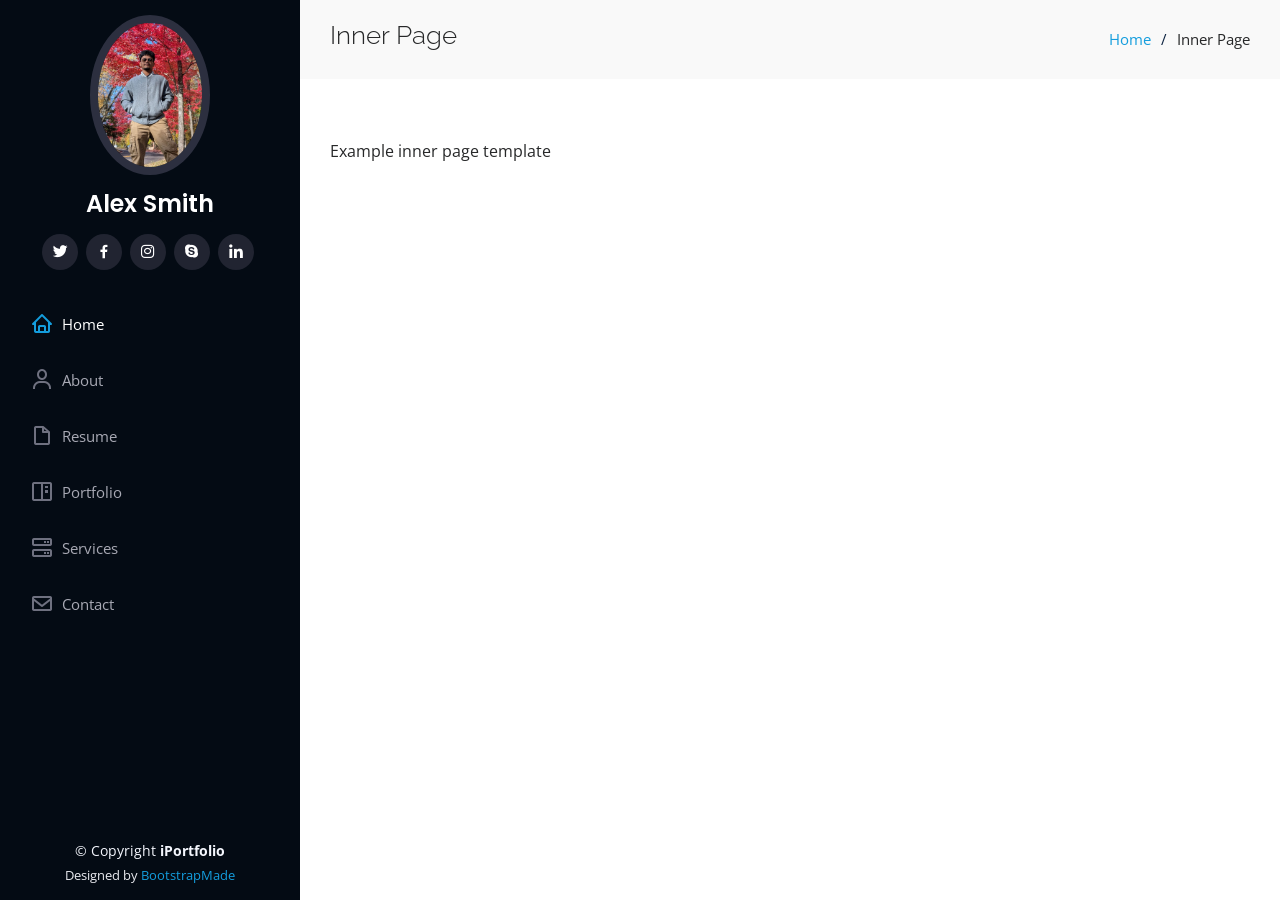
<file: inner-page.html>
<!DOCTYPE html>
<html lang="en">

<head>
  <meta charset="utf-8">
  <meta content="width=device-width, initial-scale=1.0" name="viewport">

  <title>Inner Page</title>
  <meta content="" name="description">
  <meta content="" name="keywords">

  <!-- Favicons -->
  <link href="assets/img/favicon.png" rel="icon">
  <link href="assets/img/apple-touch-icon.png" rel="apple-touch-icon">

  <!-- Google Fonts -->
  <link href="https://fonts.googleapis.com/css?family=Open+Sans:300,300i,400,400i,600,600i,700,700i|Raleway:300,300i,400,400i,500,500i,600,600i,700,700i|Poppins:300,300i,400,400i,500,500i,600,600i,700,700i" rel="stylesheet">

  <!-- Vendor CSS Files -->
  <link href="assets/vendor/aos/aos.css" rel="stylesheet">
  <link href="assets/vendor/bootstrap/css/bootstrap.min.css" rel="stylesheet">
  <link href="assets/vendor/bootstrap-icons/bootstrap-icons.css" rel="stylesheet">
  <link href="assets/vendor/boxicons/css/boxicons.min.css" rel="stylesheet">
  <link href="assets/vendor/glightbox/css/glightbox.min.css" rel="stylesheet">
  <link href="assets/vendor/swiper/swiper-bundle.min.css" rel="stylesheet">

  <!-- Template Main CSS File -->
  <link href="assets/css/style.css" rel="stylesheet">

  <!-- =======================================================
  * Template Name: iPortfolio
  * Updated: Nov 17 2023 with Bootstrap v5.3.2
  * Template URL: https://bootstrapmade.com/iportfolio-bootstrap-portfolio-websites-template/
  * Author: BootstrapMade.com
  * License: https://bootstrapmade.com/license/
  ======================================================== -->
</head>

<body>

  <!-- ======= Mobile nav toggle button ======= -->
  <i class="bi bi-list mobile-nav-toggle d-xl-none"></i>

  <!-- ======= Header ======= -->
  <header id="header">
    <div class="d-flex flex-column">

      <div class="profile">
        <img src="assets/img/1.jpg" alt="" class="img-fluid rounded-circle">
        <h1 class="text-light"><a href="index.html">Alex Smith</a></h1>
        <div class="social-links mt-3 text-center">
          <a href="#" class="twitter"><i class="bx bxl-twitter"></i></a>
          <a href="#" class="facebook"><i class="bx bxl-facebook"></i></a>
          <a href="#" class="instagram"><i class="bx bxl-instagram"></i></a>
          <a href="#" class="google-plus"><i class="bx bxl-skype"></i></a>
          <a href="#" class="linkedin"><i class="bx bxl-linkedin"></i></a>
        </div>
      </div>

      <nav id="navbar" class="nav-menu navbar">
        <ul>
          <li><a href="#hero" class="nav-link scrollto active"><i class="bx bx-home"></i> <span>Home</span></a></li>
          <li><a href="#about" class="nav-link scrollto"><i class="bx bx-user"></i> <span>About</span></a></li>
          <li><a href="#resume" class="nav-link scrollto"><i class="bx bx-file-blank"></i> <span>Resume</span></a></li>
          <li><a href="#portfolio" class="nav-link scrollto"><i class="bx bx-book-content"></i> <span>Portfolio</span></a></li>
          <li><a href="#services" class="nav-link scrollto"><i class="bx bx-server"></i> <span>Services</span></a></li>
          <li><a href="#contact" class="nav-link scrollto"><i class="bx bx-envelope"></i> <span>Contact</span></a></li>
        </ul>
      </nav><!-- .nav-menu -->
    </div>
  </header><!-- End Header -->

  <main id="main">

    <!-- ======= Breadcrumbs ======= -->
    <section class="breadcrumbs">
      <div class="container">

        <div class="d-flex justify-content-between align-items-center">
          <h2>Inner Page</h2>
          <ol>
            <li><a href="index.html">Home</a></li>
            <li>Inner Page</li>
          </ol>
        </div>

      </div>
    </section><!-- End Breadcrumbs -->

    <section class="inner-page">
      <div class="container">
        <p>
          Example inner page template
        </p>
      </div>
    </section>

  </main><!-- End #main -->

  <!-- ======= Footer ======= -->
  <footer id="footer">
    <div class="container">
      <div class="copyright">
        &copy; Copyright <strong><span>iPortfolio</span></strong>
      </div>
      <div class="credits">
        <!-- All the links in the footer should remain intact. -->
        <!-- You can delete the links only if you purchased the pro version. -->
        <!-- Licensing information: https://bootstrapmade.com/license/ -->
        <!-- Purchase the pro version with working PHP/AJAX contact form: https://bootstrapmade.com/iportfolio-bootstrap-portfolio-websites-template/ -->
        Designed by <a href="https://bootstrapmade.com/">BootstrapMade</a>
      </div>
    </div>
  </footer><!-- End  Footer -->

  <a href="#" class="back-to-top d-flex align-items-center justify-content-center"><i class="bi bi-arrow-up-short"></i></a>

  <!-- Vendor JS Files -->
  <script src="assets/vendor/purecounter/purecounter_vanilla.js"></script>
  <script src="assets/vendor/aos/aos.js"></script>
  <script src="assets/vendor/bootstrap/js/bootstrap.bundle.min.js"></script>
  <script src="assets/vendor/glightbox/js/glightbox.min.js"></script>
  <script src="assets/vendor/isotope-layout/isotope.pkgd.min.js"></script>
  <script src="assets/vendor/swiper/swiper-bundle.min.js"></script>
  <script src="assets/vendor/typed.js/typed.umd.js"></script>
  <script src="assets/vendor/waypoints/noframework.waypoints.js"></script>
  <script src="assets/vendor/php-email-form/validate.js"></script>

  <!-- Template Main JS File -->
  <script src="assets/js/main.js"></script>

</body>

</html>
</file>
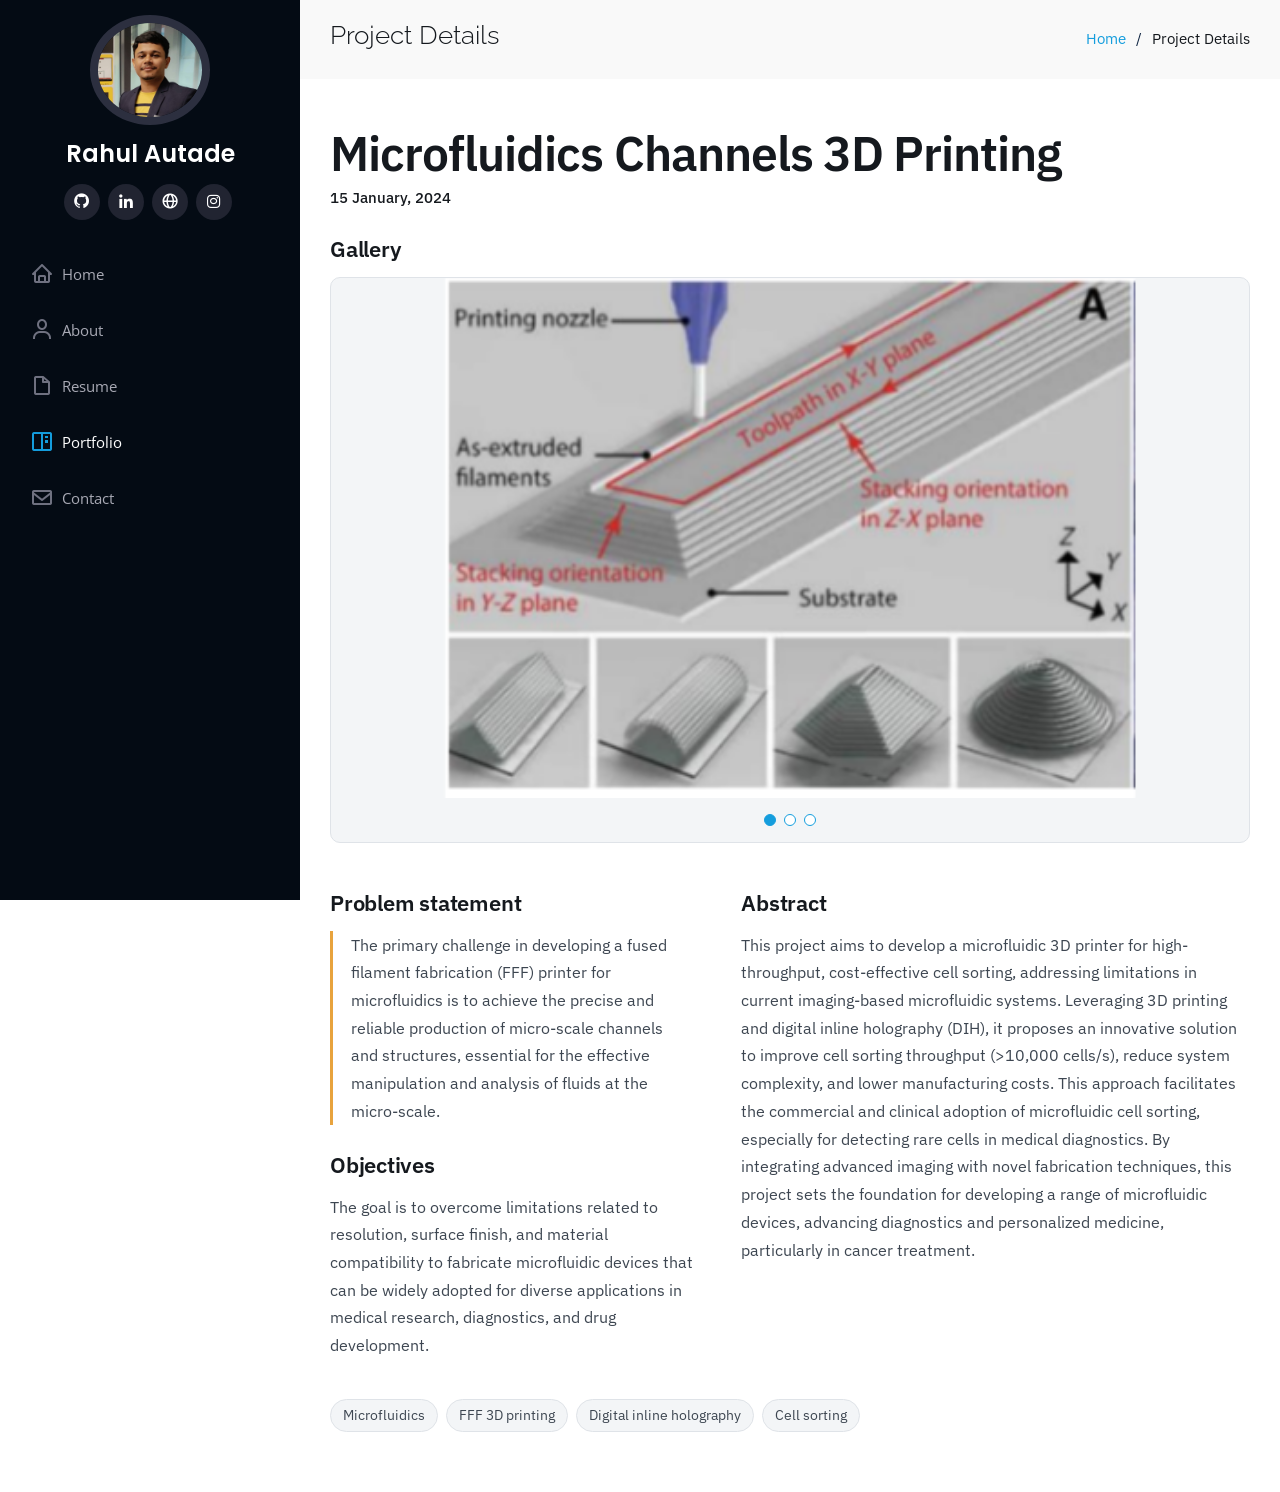
<file: Microfluedics Channels 3D Printing.html>
<!DOCTYPE html>
<html lang="en">

<head>
  <meta charset="utf-8">
  <meta content="width=device-width, initial-scale=1.0" name="viewport">

  <title>Microfluidics Channels 3D Printing | Rahul Autade</title>
  <meta content="Developing a microfluidic 3D printer for high-throughput, cost-effective cell sorting using fused filament fabrication and digital inline holography." name="description">
  <meta content="microfluidics, 3D printing, FFF, digital inline holography, cell sorting" name="keywords">

  <!-- Favicons -->
  <link href="assets/img/favicon.png" rel="icon">
  <link href="assets/img/apple-touch-icon.png" rel="apple-touch-icon">

  <!-- Google Fonts -->
  <link href="https://fonts.googleapis.com/css?family=Open+Sans:300,300i,400,400i,600,600i,700,700i|Raleway:300,300i,400,400i,500,500i,600,600i,700,700i|Poppins:300,300i,400,400i,500,500i,600,600i,700,700i" rel="stylesheet">
  <link href="https://fonts.googleapis.com/css2?family=IBM+Plex+Mono:wght@400;500&family=IBM+Plex+Sans:wght@400;500;600&display=swap" rel="stylesheet">

  <!-- Vendor CSS Files -->
  <link href="assets/vendor/aos/aos.css" rel="stylesheet">
  <link href="assets/vendor/bootstrap/css/bootstrap.min.css" rel="stylesheet">
  <link href="assets/vendor/bootstrap-icons/bootstrap-icons.css" rel="stylesheet">
  <link href="assets/vendor/boxicons/css/boxicons.min.css" rel="stylesheet">
  <link href="assets/vendor/glightbox/css/glightbox.min.css" rel="stylesheet">
  <link href="assets/vendor/swiper/swiper-bundle.min.css" rel="stylesheet">

  <!-- Template Main CSS File -->
  <link href="assets/css/style.css" rel="stylesheet">

  <!-- Project page styles (shared by all project pages) -->
  <link href="assets/css/project.css" rel="stylesheet">

  <!-- =======================================================
  * Template Name: iPortfolio
  * Updated: Nov 17 2023 with Bootstrap v5.3.2
  * Template URL: https://bootstrapmade.com/iportfolio-bootstrap-portfolio-websites-template/
  * Author: BootstrapMade.com
  * License: https://bootstrapmade.com/license/
  ======================================================== -->
</head>

<body>

  <!-- ======= Mobile nav toggle button ======= -->
  <i class="bi bi-list mobile-nav-toggle d-xl-none"></i>

  <!-- ======= Header ======= -->
  <header id="header">
    <div class="d-flex flex-column">

      <div class="profile">
        <img src="assets/img/profile-img.jpg" alt="Rahul Autade" class="img-fluid rounded-circle">
        <h1 class="text-light"><a href="index.html">Rahul Autade</a></h1>
        <div class="social-links mt-3 text-center">
          <a href="https://github.com/Rahul-A10" target="_blank" rel="noopener" class="github" aria-label="GitHub"><i class="bx bxl-github"></i></a>
          <a href="https://www.linkedin.com/in/rahul-autade-8911a6162" target="_blank" rel="noopener" class="linkedin" aria-label="LinkedIn"><i class="bx bxl-linkedin"></i></a>
          <a href="https://www.bsbrl.org/rahul-autade" target="_blank" rel="noopener" class="website" aria-label="Lab website"><i class="bx bx-globe"></i></a>
          <a href="https://www.instagram.com/r_rr_rahul?igsh=ZmpsdjFtdjJuaXFl" target="_blank" rel="noopener" class="instagram" aria-label="Instagram"><i class="bx bxl-instagram"></i></a>
        </div>
      </div>

      <nav id="navbar" class="nav-menu navbar">
        <ul>
          <li><a href="index.html#hero" class="nav-link scrollto"><i class="bx bx-home"></i> <span>Home</span></a></li>
          <li><a href="index.html#about" class="nav-link scrollto"><i class="bx bx-user"></i> <span>About</span></a></li>
          <li><a href="index.html#resume" class="nav-link scrollto"><i class="bx bx-file-blank"></i> <span>Resume</span></a></li>
          <li><a href="index.html#portfolio" class="nav-link scrollto active"><i class="bx bx-book-content"></i> <span>Portfolio</span></a></li>
          <li><a href="index.html#contact" class="nav-link scrollto"><i class="bx bx-envelope"></i> <span>Contact</span></a></li>
        </ul>
      </nav><!-- .nav-menu -->
    </div>
  </header><!-- End Header -->

  <main id="main" class="nx">

    <!-- ======= Breadcrumbs ======= -->
    <section id="breadcrumbs" class="breadcrumbs">
      <div class="container">
        <div class="d-flex justify-content-between align-items-center">
          <h2>Project Details</h2>
          <ol>
            <li><a href="index.html">Home</a></li>
            <li>Project Details</li>
          </ol>
        </div>
      </div>
    </section><!-- End Breadcrumbs -->

    <section id="portfolio-details" class="portfolio-details">
      <div class="container">

        <!-- Title -->
        <div class="nx-head">
          <h1>Microfluidics Channels 3D Printing</h1>
          <div class="nx-meta">
            <span><strong>15 January, 2024</strong></span>
          </div>
        </div>


        <!-- Gallery -->
        <h2 class="nx-h">Gallery</h2>
        <div class="portfolio-details-slider swiper">
          <div class="swiper-wrapper align-items-center">
            <div class="swiper-slide"><img src="assets/img/portfolio/Printing.png" alt="Printing a microfluidic channel" loading="lazy"></div>
            <div class="swiper-slide"><img src="assets/img/portfolio/Printed%20Channel.png" alt="Printed microfluidic channel" loading="lazy"></div>
            <div class="swiper-slide"><img src="assets/img/portfolio/Printed%20channel%20zoomed%20in.png" alt="Printed channel, zoomed in" loading="lazy"></div>
          </div>
          <div class="swiper-pagination"></div>
        </div>

        <!-- Details -->
        <div class="nx-body">
          <div>
            <div class="nx-block">
              <h2 class="nx-h">Problem statement</h2>
              <p class="nx-problem">
                The primary challenge in developing a fused filament fabrication (FFF) printer for microfluidics is to achieve the precise and reliable production of micro-scale channels and structures, essential for the effective manipulation and analysis of fluids at the micro-scale.
              </p>
            </div>
            <div class="nx-block">
              <h2 class="nx-h">Objectives</h2>
              <p>
                The goal is to overcome limitations related to resolution, surface finish, and material compatibility to fabricate microfluidic devices that can be widely adopted for diverse applications in medical research, diagnostics, and drug development.
              </p>
            </div>
          </div>
          <div>
            <div class="nx-block">
              <h2 class="nx-h">Abstract</h2>
              <p>
                This project aims to develop a microfluidic 3D printer for high-throughput, cost-effective cell sorting, addressing limitations in current imaging-based microfluidic systems. Leveraging 3D printing and digital inline holography (DIH), it proposes an innovative solution to improve cell sorting throughput (&gt;10,000 cells/s), reduce system complexity, and lower manufacturing costs. This approach facilitates the commercial and clinical adoption of microfluidic cell sorting, especially for detecting rare cells in medical diagnostics. By integrating advanced imaging with novel fabrication techniques, this project sets the foundation for developing a range of microfluidic devices, advancing diagnostics and personalized medicine, particularly in cancer treatment.
              </p>
            </div>
          </div>
        </div>

        <div class="nx-tags" aria-label="Key skills and technologies">
          <span>Microfluidics</span>
          <span>FFF 3D printing</span>
          <span>Digital inline holography</span>
          <span>Cell sorting</span>
        </div>

      </div>
    </section><!-- End Portfolio Details Section -->

  </main><!-- End #main -->

  <a href="#" class="back-to-top d-flex align-items-center justify-content-center"><i class="bi bi-arrow-up-short"></i></a>

  <!-- Vendor JS Files -->
  <script src="assets/vendor/purecounter/purecounter_vanilla.js"></script>
  <script src="assets/vendor/aos/aos.js"></script>
  <script src="assets/vendor/bootstrap/js/bootstrap.bundle.min.js"></script>
  <script src="assets/vendor/glightbox/js/glightbox.min.js"></script>
  <script src="assets/vendor/isotope-layout/isotope.pkgd.min.js"></script>
  <script src="assets/vendor/swiper/swiper-bundle.min.js"></script>
  <script src="assets/vendor/typed.js/typed.umd.js"></script>
  <script src="assets/vendor/waypoints/noframework.waypoints.js"></script>
  <script src="assets/vendor/php-email-form/validate.js"></script>

  <!-- Template Main JS File -->
  <script src="assets/js/main.js"></script>

</body>

</html>
</file>
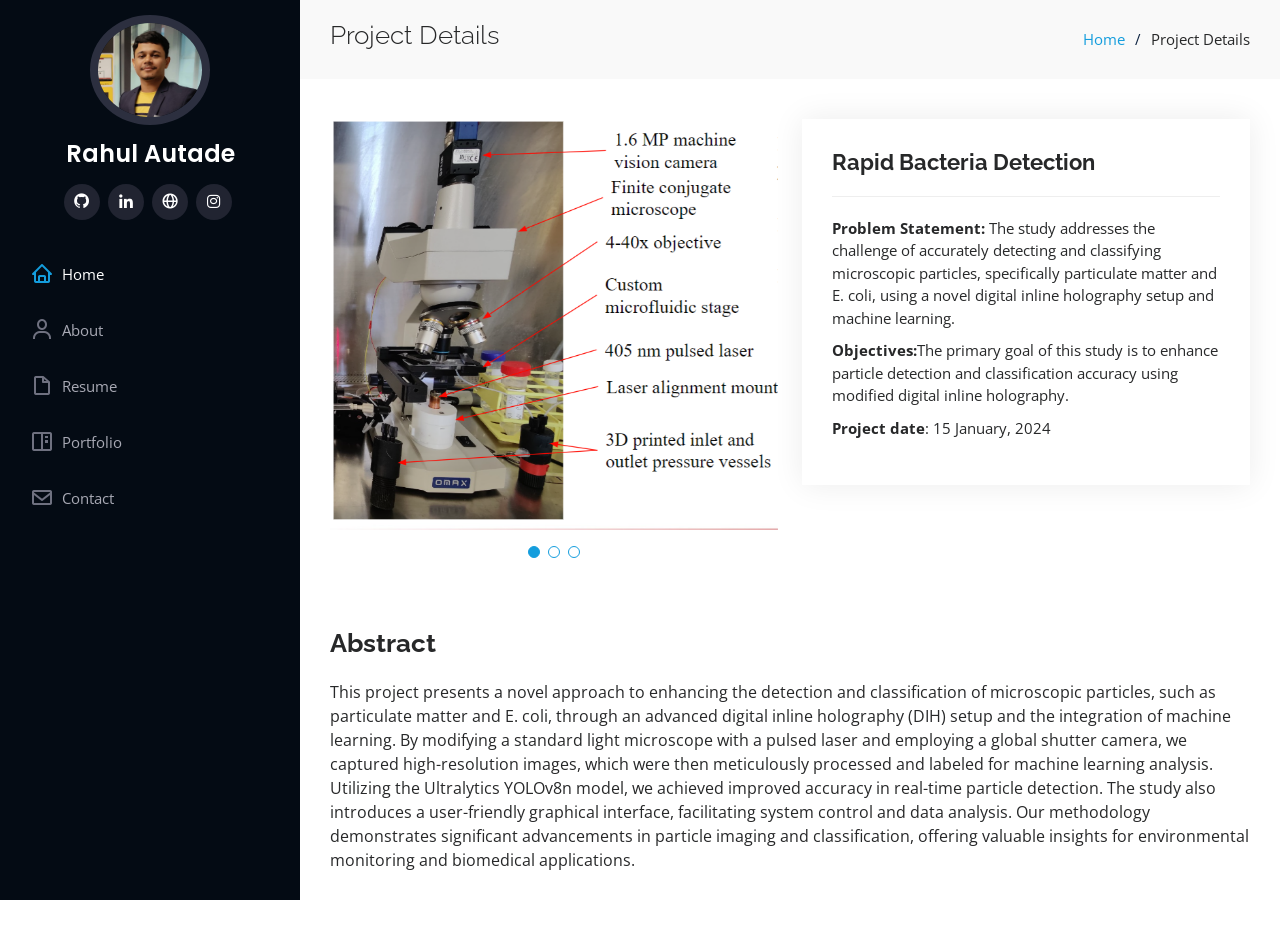
<file: Rapid Bacteria Detection.html>
<!DOCTYPE html>
<html lang="en">

<head>
  <meta charset="utf-8">
  <meta content="width=device-width, initial-scale=1.0" name="viewport">

  <title>Portfolio Details</title>
  <meta content="" name="description">
  <meta content="" name="keywords">

  <!-- Favicons -->
  <link href="assets/img/favicon.png" rel="icon">
  <link href="assets/img/apple-touch-icon.png" rel="apple-touch-icon">

  <!-- Google Fonts -->
  <link href="https://fonts.googleapis.com/css?family=Open+Sans:300,300i,400,400i,600,600i,700,700i|Raleway:300,300i,400,400i,500,500i,600,600i,700,700i|Poppins:300,300i,400,400i,500,500i,600,600i,700,700i" rel="stylesheet">

  <!-- Vendor CSS Files -->
  <link href="assets/vendor/aos/aos.css" rel="stylesheet">
  <link href="assets/vendor/bootstrap/css/bootstrap.min.css" rel="stylesheet">
  <link href="assets/vendor/bootstrap-icons/bootstrap-icons.css" rel="stylesheet">
  <link href="assets/vendor/boxicons/css/boxicons.min.css" rel="stylesheet">
  <link href="assets/vendor/glightbox/css/glightbox.min.css" rel="stylesheet">
  <link href="assets/vendor/swiper/swiper-bundle.min.css" rel="stylesheet">

  <!-- Template Main CSS File -->
  <link href="assets/css/style.css" rel="stylesheet">

  <!-- =======================================================
  * Template Name: iPortfolio
  * Updated: Nov 17 2023 with Bootstrap v5.3.2
  * Template URL: https://bootstrapmade.com/iportfolio-bootstrap-portfolio-websites-template/
  * Author: BootstrapMade.com
  * License: https://bootstrapmade.com/license/
  ======================================================== -->
</head>

<body>

  <!-- ======= Header ======= -->
  <header id="header">
    <div class="d-flex flex-column">

      <div class="profile">
        <img src="assets/img/profile-img.jpg" alt="" class="img-fluid rounded-circle">
        <h1 class="text-light"><a href="index.html">Rahul Autade</a></h1>
        <div class="social-links mt-3 text-center">


          <a href="https://github.com/Rahul-A10" target="_blank" class="github"><i class="bx bxl-github"></i></a>
          <a href="https://www.linkedin.com/in/rahul-autade-8911a6162" target="_blank" class="linkedin"><i class="bx bxl-linkedin"></i></a>
          <a href="https://www.bsbrl.org/rahul-autade" target="_blank" class="website"><i class="bx bx-globe"></i></a>
          <a href="https://www.instagram.com/r_rr_rahul?igsh=ZmpsdjFtdjJuaXFl" target="_blank" class="instagram"><i class="bx bxl-instagram"></i></a>
          <!--a href="https://leetcode.com/rahulsautade/" class="leetcode"><i class="leetcode"></i></a -->
          
        </div>
      </div>

      <nav id="navbar" class="nav-menu navbar">
        <ul>
          <li><a href="#hero" class="nav-link scrollto active"><i class="bx bx-home"></i> <span>Home</span></a></li>
          <li><a href="#about" class="nav-link scrollto"><i class="bx bx-user"></i> <span>About</span></a></li>
          <li><a href="#resume" class="nav-link scrollto"><i class="bx bx-file-blank"></i> <span>Resume</span></a></li>
          <li><a href="#portfolio" class="nav-link scrollto"><i class="bx bx-book-content"></i> <span>Portfolio</span></a></li>
          <li><a href="#contact" class="nav-link scrollto"><i class="bx bx-envelope"></i> <span>Contact</span></a></li>
        </ul>
      </nav><!-- .nav-menu -->
    </div>
  </header><!-- End Header -->

  <main id="main">

    <!-- ======= Breadcrumbs ======= -->
    <section id="breadcrumbs" class="breadcrumbs">
      <div class="container">

        <div class="d-flex justify-content-between align-items-center">
          <h2>Project Details</h2>
          <ol>
            <li><a href="index.html">Home</a></li>
            <li>Project Details</li>
          </ol>
        </div>

      </div>
    </section><!-- End Breadcrumbs -->

    <!-- ======= Portfolio Details Section ======= -->
    <section id="portfolio-details" class="portfolio-details">
      <div class="container">

        <div class="row gy-4">

          <div class="col-lg-6">
            <div class="portfolio-details-slider swiper">
              <div class="swiper-wrapper align-items-center">

                <div class="swiper-slide">
                  <img src="assets/img/portfolio/Microscope setup.png" alt="">
                </div>

                <div class="swiper-slide">
                  <img src="assets/img/portfolio/GuiImage.png" alt="">
                </div>

                <div class="swiper-slide">
                  <img src="assets/img/portfolio/Bacteria detection results.png" alt="">
                </div>

              </div>
              <div class="swiper-pagination"></div>
            </div>
          </div>

          <div class="col-lg-6">
            <div class="portfolio-info">
              <h3>Rapid Bacteria Detection</h3>
              <ul>
                <li><strong>Problem Statement:</strong>
                  
The study addresses the challenge of accurately detecting and classifying microscopic particles, specifically particulate matter and E. coli, using a novel digital inline holography setup and machine learning.</li>
                  <li><strong>Objectives:</strong>The primary goal of this study is to enhance particle detection and classification accuracy using modified digital inline holography.
                    </li>
                  <li><strong>Project date</strong>: 15 January, 2024</li>
                
              </ul>
            </div>
          </div>
            <div class="portfolio-description">
              <h2>Abstract</h2>
              <p>
                This project presents a novel approach to enhancing the detection and classification of microscopic particles, such as particulate matter and E. coli, through an advanced digital inline holography (DIH) setup and the integration of machine learning. By modifying a standard light microscope with a pulsed laser and employing a global shutter camera, we captured high-resolution images, which were then meticulously processed and labeled for machine learning analysis. Utilizing the Ultralytics YOLOv8n model, we achieved improved accuracy in real-time particle detection. The study also introduces a user-friendly graphical interface, facilitating system control and data analysis. Our methodology demonstrates significant advancements in particle imaging and classification, offering valuable insights for environmental monitoring and biomedical applications.
                
              </p>
            </div>
          </div>

        </div>

      
    </section><!-- End Portfolio Details Section -->

  </main><!-- End #main -->



  <a href="#" class="back-to-top d-flex align-items-center justify-content-center"><i class="bi bi-arrow-up-short"></i></a>

  <!-- Vendor JS Files -->
  <script src="assets/vendor/purecounter/purecounter_vanilla.js"></script>
  <script src="assets/vendor/aos/aos.js"></script>
  <script src="assets/vendor/bootstrap/js/bootstrap.bundle.min.js"></script>
  <script src="assets/vendor/glightbox/js/glightbox.min.js"></script>
  <script src="assets/vendor/isotope-layout/isotope.pkgd.min.js"></script>
  <script src="assets/vendor/swiper/swiper-bundle.min.js"></script>
  <script src="assets/vendor/typed.js/typed.umd.js"></script>
  <script src="assets/vendor/waypoints/noframework.waypoints.js"></script>
  <script src="assets/vendor/php-email-form/validate.js"></script>

  <!-- Template Main JS File -->
  <script src="assets/js/main.js"></script>

</body>

</html>
</file>
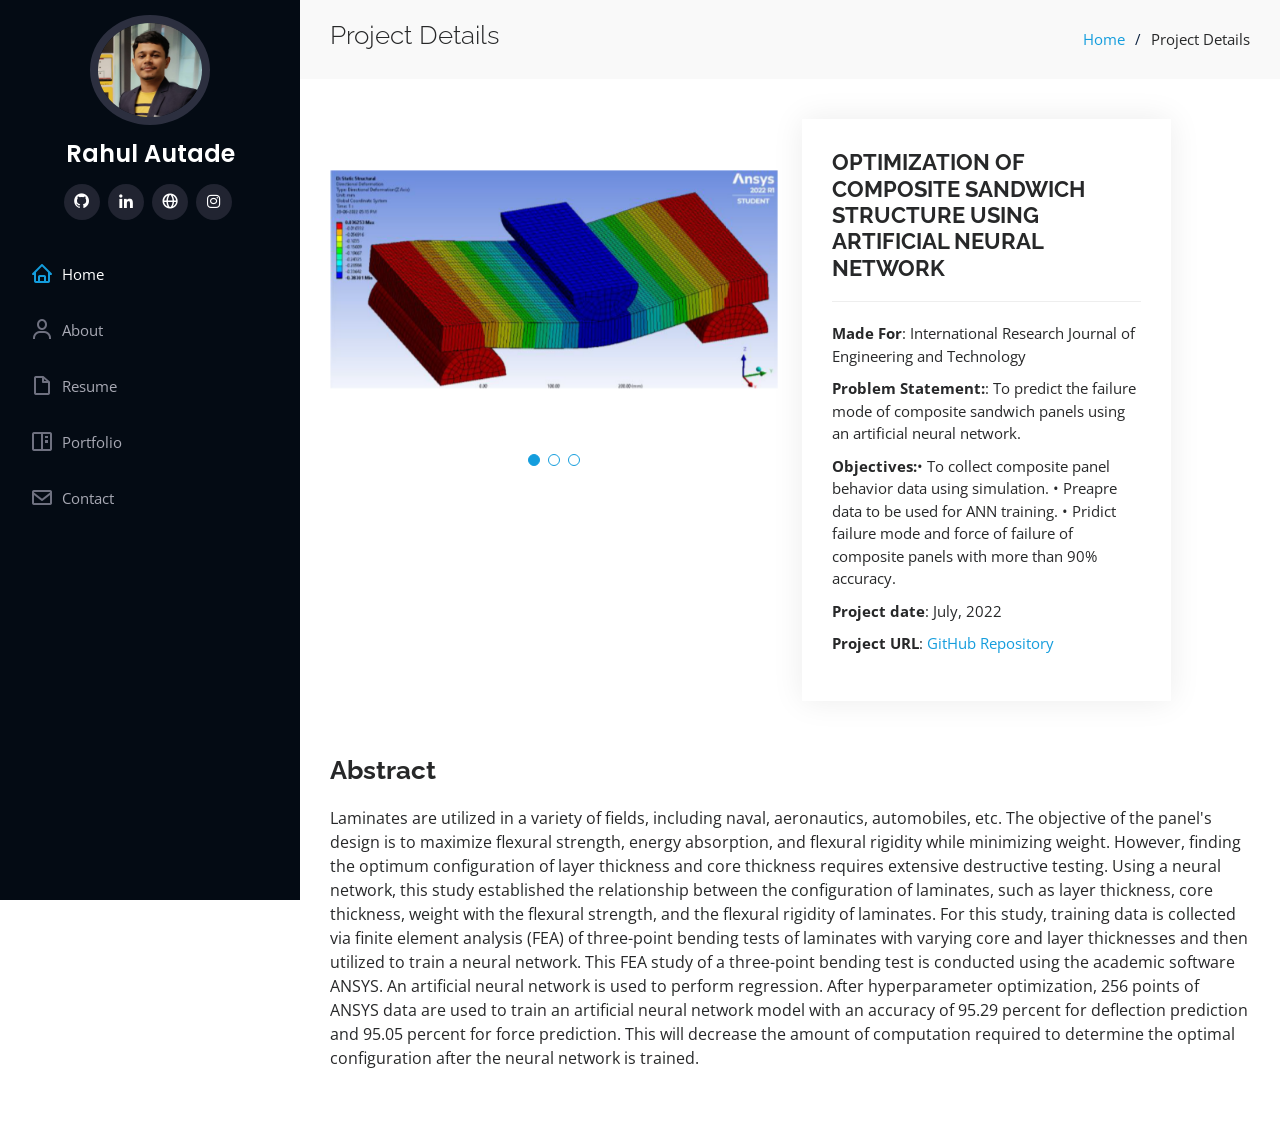
<file: reaserch paper portfolio.html>
<!DOCTYPE html>
<html lang="en">

<head>
  <meta charset="utf-8">
  <meta content="width=device-width, initial-scale=1.0" name="viewport">

  <title>Portfolio Details </title>
  <meta content="" name="description">
  <meta content="" name="keywords">

  <!-- Favicons -->
  <link href="assets/img/favicon.png" rel="icon">
  <link href="assets/img/apple-touch-icon.png" rel="apple-touch-icon">

  <!-- Google Fonts -->
  <link href="https://fonts.googleapis.com/css?family=Open+Sans:300,300i,400,400i,600,600i,700,700i|Raleway:300,300i,400,400i,500,500i,600,600i,700,700i|Poppins:300,300i,400,400i,500,500i,600,600i,700,700i" rel="stylesheet">

  <!-- Vendor CSS Files -->
  <link href="assets/vendor/aos/aos.css" rel="stylesheet">
  <link href="assets/vendor/bootstrap/css/bootstrap.min.css" rel="stylesheet">
  <link href="assets/vendor/bootstrap-icons/bootstrap-icons.css" rel="stylesheet">
  <link href="assets/vendor/boxicons/css/boxicons.min.css" rel="stylesheet">
  <link href="assets/vendor/glightbox/css/glightbox.min.css" rel="stylesheet">
  <link href="assets/vendor/swiper/swiper-bundle.min.css" rel="stylesheet">

  <!-- Template Main CSS File -->
  <link href="assets/css/style.css" rel="stylesheet">

  <!-- =======================================================
  * Template Name: iPortfolio
  * Updated: Nov 17 2023 with Bootstrap v5.3.2
  * Template URL: https://bootstrapmade.com/iportfolio-bootstrap-portfolio-websites-template/
  * Author: BootstrapMade.com
  * License: https://bootstrapmade.com/license/
  ======================================================== -->
</head>

<body>

  <!-- ======= Mobile nav toggle button ======= -->
  <i class="bi bi-list mobile-nav-toggle d-xl-none"></i>

  <!-- ======= Header ======= -->
  <header id="header">
    <div class="d-flex flex-column">

      <div class="profile">
        <img src="assets/img/profile-img.jpg" alt="" class="img-fluid rounded-circle">
        <h1 class="text-light"><a href="index.html">Rahul Autade</a></h1>
        <div class="social-links mt-3 text-center">


          <a href="https://github.com/Rahul-A10" target="_blank" class="github"><i class="bx bxl-github"></i></a>
          <a href="https://www.linkedin.com/in/rahul-autade-8911a6162" target="_blank" class="linkedin"><i class="bx bxl-linkedin"></i></a>
          <a href="https://www.bsbrl.org/rahul-autade" target="_blank" class="website"><i class="bx bx-globe"></i></a>
          <a href="https://www.instagram.com/r_rr_rahul?igsh=ZmpsdjFtdjJuaXFl" target="_blank" class="instagram"><i class="bx bxl-instagram"></i></a>
          <!--a href="https://leetcode.com/rahulsautade/" class="leetcode"><i class="leetcode"></i></a -->
          
        </div>
      </div>

      <nav id="navbar" class="nav-menu navbar">
        <ul>
          <li><a href="#hero" class="nav-link scrollto active"><i class="bx bx-home"></i> <span>Home</span></a></li>
          <li><a href="#about" class="nav-link scrollto"><i class="bx bx-user"></i> <span>About</span></a></li>
          <li><a href="#resume" class="nav-link scrollto"><i class="bx bx-file-blank"></i> <span>Resume</span></a></li>
          <li><a href="#portfolio" class="nav-link scrollto"><i class="bx bx-book-content"></i> <span>Portfolio</span></a></li>
          <li><a href="#contact" class="nav-link scrollto"><i class="bx bx-envelope"></i> <span>Contact</span></a></li>
        </ul>
      </nav><!-- .nav-menu -->
    </div>
  </header><!-- End Header -->

  <main id="main">

    <!-- ======= Breadcrumbs ======= -->
    <section id="breadcrumbs" class="breadcrumbs">
      <div class="container">

        <div class="d-flex justify-content-between align-items-center">
          <h2>Project Details</h2>
          <ol>
            <li><a href="index.html">Home</a></li>
            <li>Project Details</li>
          </ol>
        </div>

      </div>
    </section><!-- End Breadcrumbs -->

    <!-- ======= Portfolio Details Section ======= -->
    <section id="portfolio-details" class="portfolio-details">
      <div class="container">

        <div class="row gy-4">

          <div class="col-lg-6">
            <div class="portfolio-details-slider swiper">
              <div class="swiper-wrapper align-items-center">

                <div class="swiper-slide">
                  <img src="assets/img/portfolio/ANN1.png" alt="">
                </div>

                <div class="swiper-slide">
                  <img src="assets/img/portfolio/ANN2.png" alt="">
                 </div>

                <div class="swiper-slide">
                  <img src="assets/img/portfolio/ANN3.png" alt="">
                </div>

              </div>
              <div class="swiper-pagination"></div>
            </div>
          </div>
          
          <div class="col-lg-5">
            <div class="portfolio-info">
              <h3>OPTIMIZATION OF COMPOSITE SANDWICH STRUCTURE USING ARTIFICIAL NEURAL NETWORK</h3>
              <ul>
                <li><strong>Made For</strong>: International Research Journal of Engineering and Technology</li>
                <li><strong>Problem Statement:</strong>:
                  To predict the failure mode of composite sandwich panels using an artificial neural network.</li>
                  
                  <li><strong>Objectives:</strong>• To collect composite panel behavior data using simulation.
                    • Preapre data to be used for ANN training.
                    • Pridict failure mode and force of failure of composite panels with more than 90% accuracy.</li>
                <li><strong>Project date</strong>: July, 2022</li>
                <li><strong>Project URL</strong>: <a href="https://github.com/Rahul-A10/Carbon-Fiber-Failure-Prediction.git">GitHub Repository</a></li>
              </ul>
            </div>
          </div>

            <div class="portfolio-description">
              <h2>Abstract</h2>
              <p>
                Laminates are utilized in a variety of fields, including naval, aeronautics, automobiles, etc. The objective of the panel's design is to maximize flexural strength, energy absorption, and flexural rigidity while minimizing weight. However, finding the optimum configuration of layer thickness and core thickness requires extensive destructive testing. Using a neural network, this study established the relationship between the configuration of laminates, such as layer thickness, core thickness, weight with the flexural strength, and the flexural rigidity of laminates. For this study, training data is collected via finite element analysis (FEA) of three-point bending tests of laminates with varying core and layer thicknesses and then utilized to train a neural network. This FEA study of a three-point bending test is conducted using the academic software ANSYS. An artificial neural network is used to perform regression. After hyperparameter optimization, 256 points of ANSYS data are used to train an artificial neural network model with an accuracy of 95.29 percent for deflection prediction and 95.05 percent for force prediction. This will decrease the amount of computation required to determine the optimal configuration after the neural network is trained.
              </p>
            </div>
          </div>

        </div>

      
    </section><!-- End Portfolio Details Section -->

  </main><!-- End #main -->



  <a href="#" class="back-to-top d-flex align-items-center justify-content-center"><i class="bi bi-arrow-up-short"></i></a>

  <!-- Vendor JS Files -->
  <script src="assets/vendor/purecounter/purecounter_vanilla.js"></script>
  <script src="assets/vendor/aos/aos.js"></script>
  <script src="assets/vendor/bootstrap/js/bootstrap.bundle.min.js"></script>
  <script src="assets/vendor/glightbox/js/glightbox.min.js"></script>
  <script src="assets/vendor/isotope-layout/isotope.pkgd.min.js"></script>
  <script src="assets/vendor/swiper/swiper-bundle.min.js"></script>
  <script src="assets/vendor/typed.js/typed.umd.js"></script>
  <script src="assets/vendor/waypoints/noframework.waypoints.js"></script>
  <script src="assets/vendor/php-email-form/validate.js"></script>

  <!-- Template Main JS File -->
  <script src="assets/js/main.js"></script>

</body>

</html>
</file>
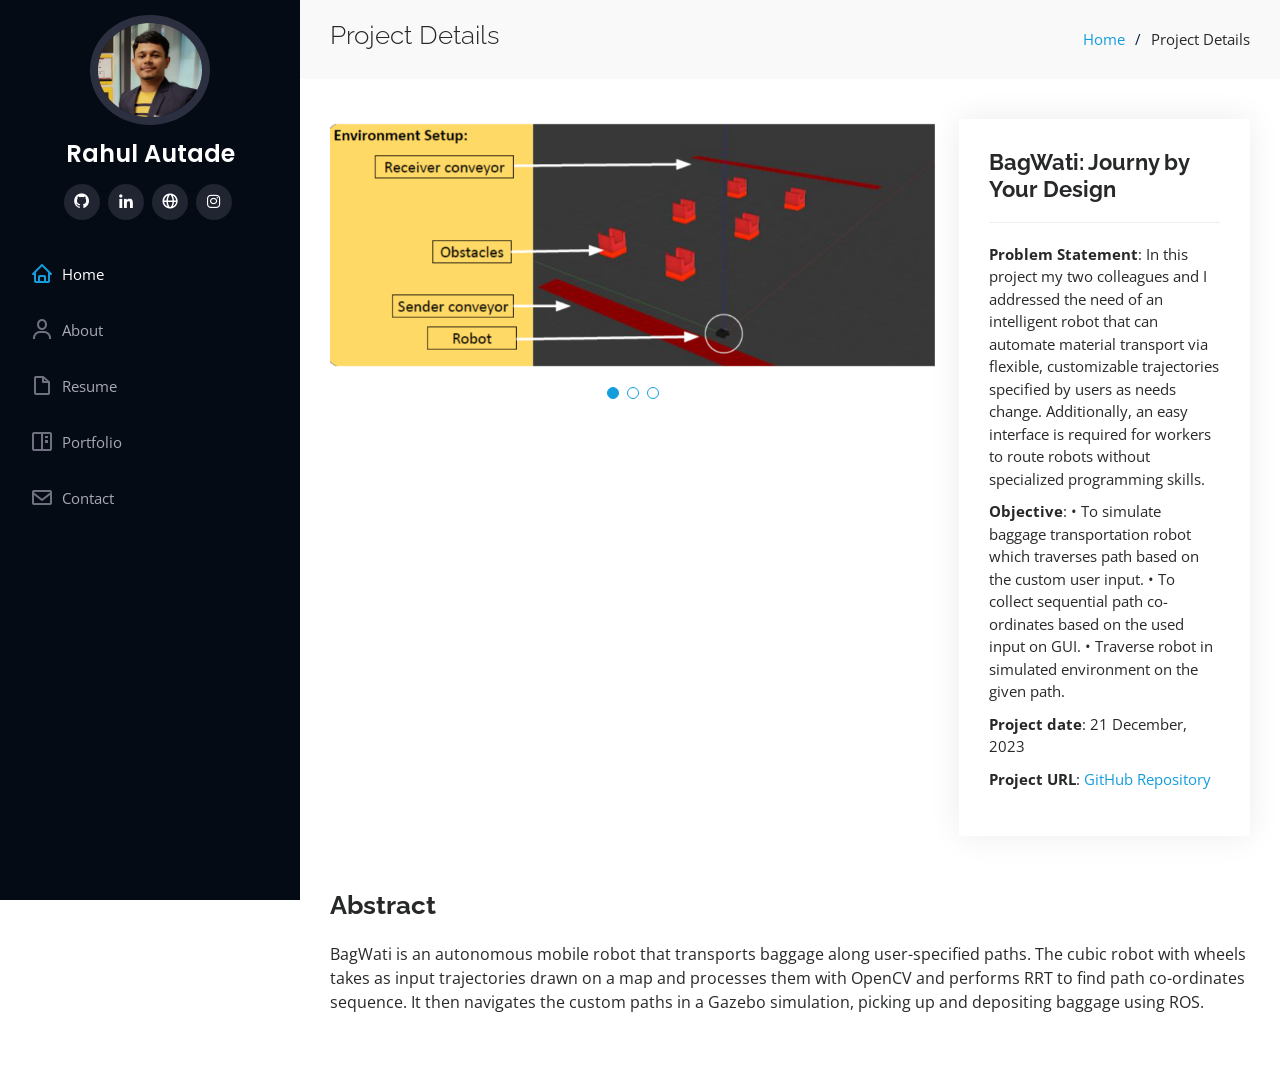
<file: RRT path planning.html>
<!DOCTYPE html>
<html lang="en">

<head>
  <meta charset="utf-8">
  <meta content="width=device-width, initial-scale=1.0" name="viewport">

  <title>Portfolio Details </title>
  <meta content="" name="description">
  <meta content="" name="keywords">

  <!-- Favicons -->
  <link href="assets/img/favicon.png" rel="icon">
  <link href="assets/img/apple-touch-icon.png" rel="apple-touch-icon">

  <!-- Google Fonts -->
  <link href="https://fonts.googleapis.com/css?family=Open+Sans:300,300i,400,400i,600,600i,700,700i|Raleway:300,300i,400,400i,500,500i,600,600i,700,700i|Poppins:300,300i,400,400i,500,500i,600,600i,700,700i" rel="stylesheet">

  <!-- Vendor CSS Files -->
  <link href="assets/vendor/aos/aos.css" rel="stylesheet">
  <link href="assets/vendor/bootstrap/css/bootstrap.min.css" rel="stylesheet">
  <link href="assets/vendor/bootstrap-icons/bootstrap-icons.css" rel="stylesheet">
  <link href="assets/vendor/boxicons/css/boxicons.min.css" rel="stylesheet">
  <link href="assets/vendor/glightbox/css/glightbox.min.css" rel="stylesheet">
  <link href="assets/vendor/swiper/swiper-bundle.min.css" rel="stylesheet">

  <!-- Template Main CSS File -->
  <link href="assets/css/style.css" rel="stylesheet">

  <!-- =======================================================
  * Template Name: iPortfolio
  * Updated: Nov 17 2023 with Bootstrap v5.3.2
  * Template URL: https://bootstrapmade.com/iportfolio-bootstrap-portfolio-websites-template/
  * Author: BootstrapMade.com
  * License: https://bootstrapmade.com/license/
  ======================================================== -->
</head>

<body>

  <!-- ======= Mobile nav toggle button ======= -->
  <i class="bi bi-list mobile-nav-toggle d-xl-none"></i>

  <!-- ======= Header ======= -->
  <header id="header">
    <div class="d-flex flex-column">

      <div class="profile">
        <img src="assets/img/profile-img.jpg" alt="" class="img-fluid rounded-circle">
        <h1 class="text-light"><a href="index.html">Rahul Autade</a></h1>
        <div class="social-links mt-3 text-center">


          <a href="https://github.com/Rahul-A10" target="_blank" class="github"><i class="bx bxl-github"></i></a>
          <a href="https://www.linkedin.com/in/rahul-autade-8911a6162" target="_blank" class="linkedin"><i class="bx bxl-linkedin"></i></a>
          <a href="https://www.bsbrl.org/rahul-autade" target="_blank" class="website"><i class="bx bx-globe"></i></a>
          <a href="https://www.instagram.com/r_rr_rahul?igsh=ZmpsdjFtdjJuaXFl" target="_blank" class="instagram"><i class="bx bxl-instagram"></i></a>
          <!--a href="https://leetcode.com/rahulsautade/" class="leetcode"><i class="leetcode"></i></a -->
          
        </div>
      </div>

      <nav id="navbar" class="nav-menu navbar">
        <ul>
          <li><a href="#hero" class="nav-link scrollto active"><i class="bx bx-home"></i> <span>Home</span></a></li>
          <li><a href="#about" class="nav-link scrollto"><i class="bx bx-user"></i> <span>About</span></a></li>
          <li><a href="#resume" class="nav-link scrollto"><i class="bx bx-file-blank"></i> <span>Resume</span></a></li>
          <li><a href="#portfolio" class="nav-link scrollto"><i class="bx bx-book-content"></i> <span>Portfolio</span></a></li>
          <li><a href="#contact" class="nav-link scrollto"><i class="bx bx-envelope"></i> <span>Contact</span></a></li>
        </ul>
      </nav><!-- .nav-menu -->
    </div>
  </header><!-- End Header -->

  <main id="main">

    <!-- ======= Breadcrumbs ======= -->
    <section id="breadcrumbs" class="breadcrumbs">
      <div class="container">

        <div class="d-flex justify-content-between align-items-center">
          <h2>Project Details</h2>
          <ol>
            <li><a href="index.html">Home</a></li>
            <li>Project Details</li>
          </ol>
        </div>

      </div>
    </section><!-- End Breadcrumbs -->

    <!-- ======= Portfolio Details Section ======= -->
    <section id="portfolio-details" class="portfolio-details">
      <div class="container">

        <div class="row gy-4">

          <div class="col-lg-8">
            <div class="portfolio-details-slider swiper">
              <div class="swiper-wrapper align-items-center">

                <div class="swiper-slide">
                  <img src="assets/img/portfolio/portfolio-details-1.png" alt="">
                </div>

                <div class="swiper-slide">
                  <img src="assets/img/portfolio/portfolio-details-2.png" alt="">
                </div>

                <div class="swiper-slide">
                  <img src="assets/img/portfolio/portfolio-details-3.png" alt="">
                </div>

              </div>
              <div class="swiper-pagination"></div>
            </div>
          </div>

          <div class="col-lg-4">
            <div class="portfolio-info">
              <h3>BagWati: Journy by Your Design</h3>
              <ul>
                <li><strong>Problem Statement</strong>: In this project my two colleagues and I addressed the need of an intelligent robot that can automate material transport via flexible, customizable trajectories specified by users as needs change. Additionally, an easy interface is required for workers to route robots without specialized programming skills.</li>
                <li><strong>Objective</strong>: •	To simulate baggage transportation robot which traverses path based on the custom user input. •	To collect sequential path co-ordinates based on the used input on GUI.
                  •	Traverse robot in simulated environment on the given path. 
                  </li>
                <li><strong>Project date</strong>: 21 December, 2023</li>
                <li><strong>Project URL</strong>: <a href="https://github.com/Rahul-A10/Project-Bagwati/tree/1c1ea79d5afd0afc510568eb490a65efec736be4/Path%20Planning%20Project">GitHub Repository</a></li>
              </ul>
            </div>
          </div>
            <div class="portfolio-description">
              <h2>Abstract</h2>
              <p>
                BagWati is an autonomous mobile robot that transports baggage along user-specified paths. The cubic robot with wheels takes as input trajectories drawn on a map and processes them with OpenCV and performs RRT to find path co-ordinates sequence. It then navigates the custom paths in a Gazebo simulation, picking up and depositing baggage using ROS.
              </p>
            </div>
          </div>

        </div>

      
    </section><!-- End Portfolio Details Section -->

  </main><!-- End #main -->

 

  <a href="#" class="back-to-top d-flex align-items-center justify-content-center"><i class="bi bi-arrow-up-short"></i></a>

  <!-- Vendor JS Files -->
  <script src="assets/vendor/purecounter/purecounter_vanilla.js"></script>
  <script src="assets/vendor/aos/aos.js"></script>
  <script src="assets/vendor/bootstrap/js/bootstrap.bundle.min.js"></script>
  <script src="assets/vendor/glightbox/js/glightbox.min.js"></script>
  <script src="assets/vendor/isotope-layout/isotope.pkgd.min.js"></script>
  <script src="assets/vendor/swiper/swiper-bundle.min.js"></script>
  <script src="assets/vendor/typed.js/typed.umd.js"></script>
  <script src="assets/vendor/waypoints/noframework.waypoints.js"></script>
  <script src="assets/vendor/php-email-form/validate.js"></script>

  <!-- Template Main JS File -->
  <script src="assets/js/main.js"></script>

</body>

</html>
</file>
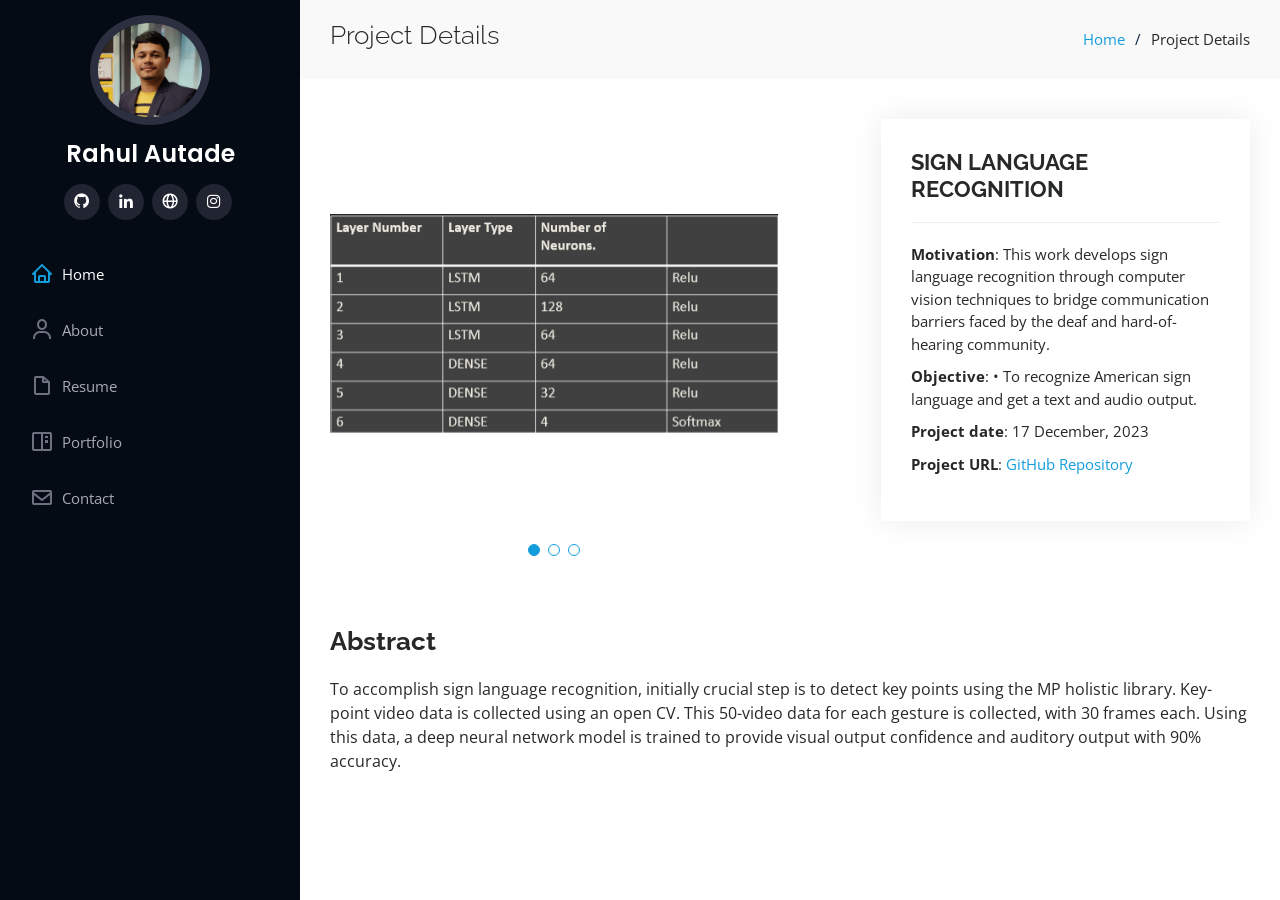
<file: SIGN LANGUAGE RECOGNITION.html>
<!DOCTYPE html>
<html lang="en">

<head>
  <meta charset="utf-8">
  <meta content="width=device-width, initial-scale=1.0" name="viewport">

  <title>Portfolio Details </title>
  <meta content="" name="description">
  <meta content="" name="keywords">

  <!-- Favicons -->
  <link href="assets/img/favicon.png" rel="icon">
  <link href="assets/img/apple-touch-icon.png" rel="apple-touch-icon">

  <!-- Google Fonts -->
  <link href="https://fonts.googleapis.com/css?family=Open+Sans:300,300i,400,400i,600,600i,700,700i|Raleway:300,300i,400,400i,500,500i,600,600i,700,700i|Poppins:300,300i,400,400i,500,500i,600,600i,700,700i" rel="stylesheet">

  <!-- Vendor CSS Files -->
  <link href="assets/vendor/aos/aos.css" rel="stylesheet">
  <link href="assets/vendor/bootstrap/css/bootstrap.min.css" rel="stylesheet">
  <link href="assets/vendor/bootstrap-icons/bootstrap-icons.css" rel="stylesheet">
  <link href="assets/vendor/boxicons/css/boxicons.min.css" rel="stylesheet">
  <link href="assets/vendor/glightbox/css/glightbox.min.css" rel="stylesheet">
  <link href="assets/vendor/swiper/swiper-bundle.min.css" rel="stylesheet">

  <!-- Template Main CSS File -->
  <link href="assets/css/style.css" rel="stylesheet">

  <!-- =======================================================
  * Template Name: iPortfolio
  * Updated: Nov 17 2023 with Bootstrap v5.3.2
  * Template URL: https://bootstrapmade.com/iportfolio-bootstrap-portfolio-websites-template/
  * Author: BootstrapMade.com
  * License: https://bootstrapmade.com/license/
  ======================================================== -->
</head>

<body>

  <!-- ======= Mobile nav toggle button ======= -->
  <i class="bi bi-list mobile-nav-toggle d-xl-none"></i>

  <!-- ======= Header ======= -->
  <header id="header">
    <div class="d-flex flex-column">

      <div class="profile">
        <img src="assets/img/profile-img.jpg" alt="" class="img-fluid rounded-circle">
        <h1 class="text-light"><a href="index.html">Rahul Autade</a></h1>
        <div class="social-links mt-3 text-center">


          <a href="https://github.com/Rahul-A10" target="_blank" class="github"><i class="bx bxl-github"></i></a>
          <a href="https://www.linkedin.com/in/rahul-autade-8911a6162" target="_blank" class="linkedin"><i class="bx bxl-linkedin"></i></a>
          <a href="https://www.bsbrl.org/rahul-autade" target="_blank" class="website"><i class="bx bx-globe"></i></a>
          <a href="https://www.instagram.com/r_rr_rahul?igsh=ZmpsdjFtdjJuaXFl" target="_blank" class="instagram"><i class="bx bxl-instagram"></i></a>
          <!--a href="https://leetcode.com/rahulsautade/" class="leetcode"><i class="leetcode"></i></a -->
          
        </div>
      </div>

      <nav id="navbar" class="nav-menu navbar">
        <ul>
          <li><a href="#hero" class="nav-link scrollto active"><i class="bx bx-home"></i> <span>Home</span></a></li>
          <li><a href="#about" class="nav-link scrollto"><i class="bx bx-user"></i> <span>About</span></a></li>
          <li><a href="#resume" class="nav-link scrollto"><i class="bx bx-file-blank"></i> <span>Resume</span></a></li>
          <li><a href="#portfolio" class="nav-link scrollto"><i class="bx bx-book-content"></i> <span>Portfolio</span></a></li>
          <li><a href="#contact" class="nav-link scrollto"><i class="bx bx-envelope"></i> <span>Contact</span></a></li>
        </ul>
      </nav><!-- .nav-menu -->
    </div>
  </header><!-- End Header -->

  <main id="main">

    <!-- ======= Breadcrumbs ======= -->
    <section id="breadcrumbs" class="breadcrumbs">
      <div class="container">

        <div class="d-flex justify-content-between align-items-center">
          <h2>Project Details</h2>
          <ol>
            <li><a href="index.html">Home</a></li>
            <li>Project Details</li>
          </ol>
        </div>

      </div>
    </section><!-- End Breadcrumbs -->

    <!-- ======= Portfolio Details Section ======= -->
    <section id="portfolio-details" class="portfolio-details">
      <div class="container">

        <div class="row gy-4">

          <div class="col-lg-6">
            <div class="portfolio-details-slider swiper">
              <div class="swiper-wrapper align-items-center">

                <div class="swiper-slide">
                  <img src="assets/img/portfolio/portfolio 2 -details-1.png" alt="">
                </div>

                <div class="swiper-slide">
                  <img src="assets/img/portfolio/portfolio 2 -details-2.png" alt="">
                </div>

                <div class="swiper-slide">
                  <img src="assets/img/portfolio/portfolio 2 -details-3.png" alt="">
                </div>

              </div>
              <div class="swiper-pagination"></div>
            </div>
          </div>
          <div class="col-lg-1">

          </div>

          <div class="col-lg-5">
            <div class="portfolio-info">
              <h3>SIGN LANGUAGE RECOGNITION</h3>
              <ul>
                <li><strong>Motivation</strong>: This work develops sign language recognition through computer vision techniques to bridge communication barriers faced by the deaf and hard-of-hearing community.</li>
                <li><strong>Objective</strong>: •	To recognize American sign language and get a text and audio output.
                  </li>
                <li><strong>Project date</strong>: 17 December, 2023</li>
                <li><strong>Project URL</strong>: <a href="https://github.com/Rahul-A10/Sign-Language-Detection/tree/677033c92e5007298ef606e3ec2e2870d43c2071/Robot%20Vision%20Final%20Project">GitHub Repository</a></li>
              </ul>
            </div>
          </div>
            <div class="portfolio-description">
              <h2>Abstract</h2>
              <p>
                To accomplish sign language recognition, initially crucial step is to detect key points using the MP holistic library. Key-point video data is collected using an open CV. This 50-video data for each gesture is collected, with 30 frames each. Using this data, a deep neural network model is trained to provide visual output confidence and auditory output with 90% accuracy.
              </p>
            </div>
          </div>

        </div>

      
    </section><!-- End Portfolio Details Section -->

  </main><!-- End #main -->



  <a href="#" class="back-to-top d-flex align-items-center justify-content-center"><i class="bi bi-arrow-up-short"></i></a>

  <!-- Vendor JS Files -->
  <script src="assets/vendor/purecounter/purecounter_vanilla.js"></script>
  <script src="assets/vendor/aos/aos.js"></script>
  <script src="assets/vendor/bootstrap/js/bootstrap.bundle.min.js"></script>
  <script src="assets/vendor/glightbox/js/glightbox.min.js"></script>
  <script src="assets/vendor/isotope-layout/isotope.pkgd.min.js"></script>
  <script src="assets/vendor/swiper/swiper-bundle.min.js"></script>
  <script src="assets/vendor/typed.js/typed.umd.js"></script>
  <script src="assets/vendor/waypoints/noframework.waypoints.js"></script>
  <script src="assets/vendor/php-email-form/validate.js"></script>

  <!-- Template Main JS File -->
  <script src="assets/js/main.js"></script>

</body>

</html>
</file>
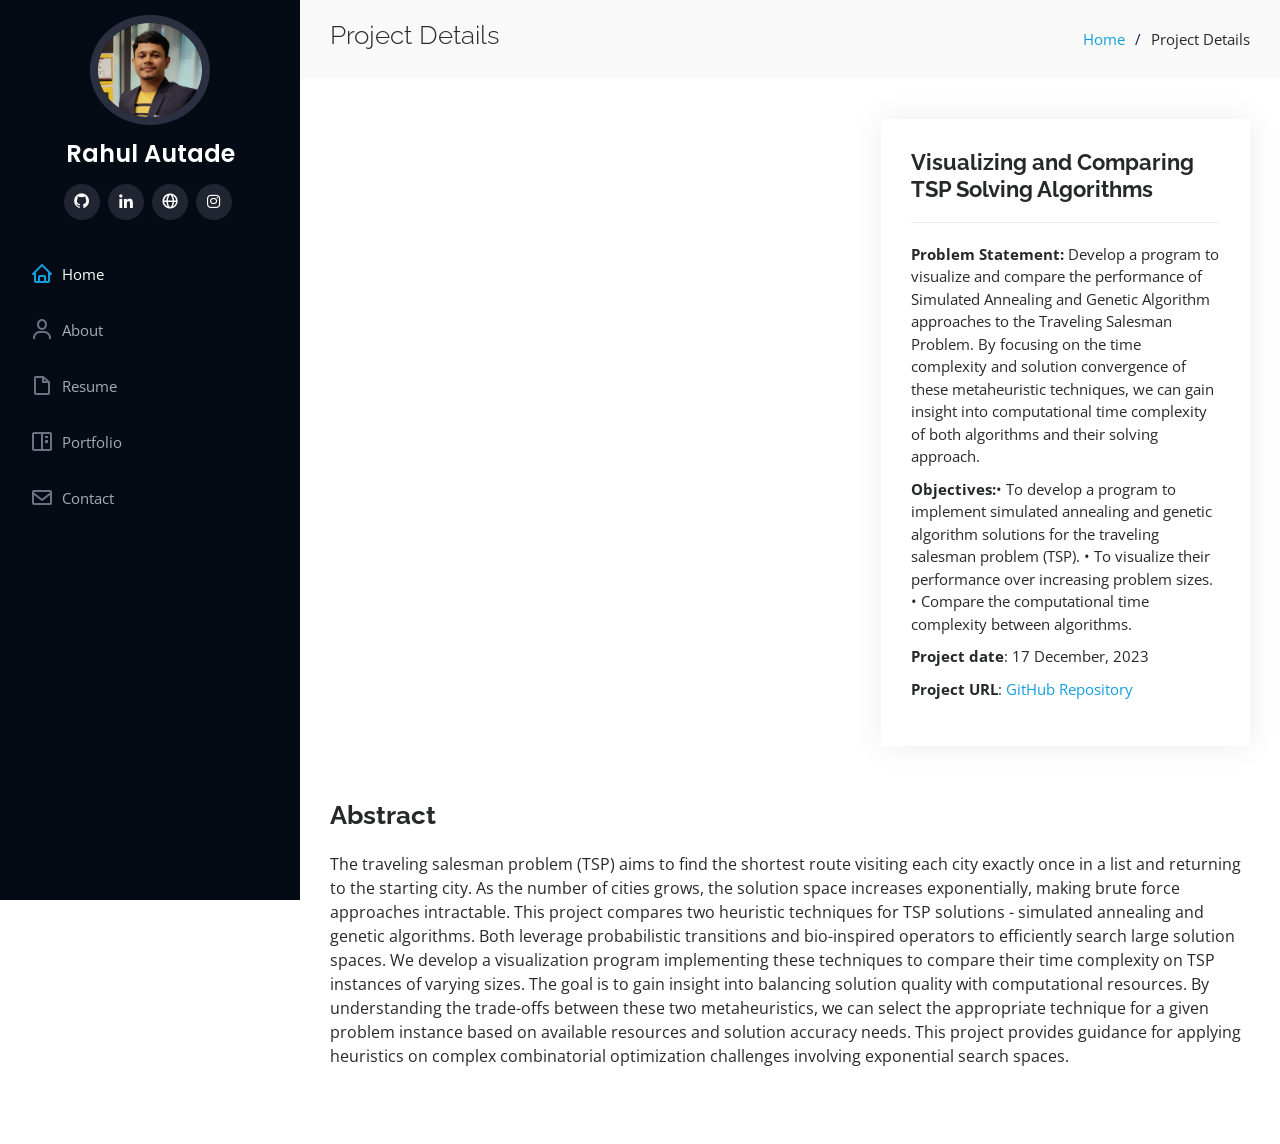
<file: TSP.html>
<!DOCTYPE html>
<html lang="en">

<head>
  <meta charset="utf-8">
  <meta content="width=device-width, initial-scale=1.0" name="viewport">

  <title>Portfolio Details</title>
  <meta content="" name="description">
  <meta content="" name="keywords">

  <!-- Favicons -->
  <link href="assets/img/favicon.png" rel="icon">
  <link href="assets/img/apple-touch-icon.png" rel="apple-touch-icon">

  <!-- Google Fonts -->
  <link href="https://fonts.googleapis.com/css?family=Open+Sans:300,300i,400,400i,600,600i,700,700i|Raleway:300,300i,400,400i,500,500i,600,600i,700,700i|Poppins:300,300i,400,400i,500,500i,600,600i,700,700i" rel="stylesheet">

  <!-- Vendor CSS Files -->
  <link href="assets/vendor/aos/aos.css" rel="stylesheet">
  <link href="assets/vendor/bootstrap/css/bootstrap.min.css" rel="stylesheet">
  <link href="assets/vendor/bootstrap-icons/bootstrap-icons.css" rel="stylesheet">
  <link href="assets/vendor/boxicons/css/boxicons.min.css" rel="stylesheet">
  <link href="assets/vendor/glightbox/css/glightbox.min.css" rel="stylesheet">
  <link href="assets/vendor/swiper/swiper-bundle.min.css" rel="stylesheet">

  <!-- Template Main CSS File -->
  <link href="assets/css/style.css" rel="stylesheet">

  <!-- =======================================================
  * Template Name: iPortfolio
  * Updated: Nov 17 2023 with Bootstrap v5.3.2
  * Template URL: https://bootstrapmade.com/iportfolio-bootstrap-portfolio-websites-template/
  * Author: BootstrapMade.com
  * License: https://bootstrapmade.com/license/
  ======================================================== -->
</head>

<body>

  <!-- ======= Mobile nav toggle button ======= -->
  <i class="bi bi-list mobile-nav-toggle d-xl-none"></i>

  <!-- ======= Header ======= -->
  <header id="header">
    <div class="d-flex flex-column">

      <div class="profile">
        <img src="assets/img/profile-img.jpg" alt="" class="img-fluid rounded-circle">
        <h1 class="text-light"><a href="index.html">Rahul Autade</a></h1>
        <div class="social-links mt-3 text-center">


          <a href="https://github.com/Rahul-A10" target="_blank" class="github"><i class="bx bxl-github"></i></a>
          <a href="https://www.linkedin.com/in/rahul-autade-8911a6162" target="_blank" class="linkedin"><i class="bx bxl-linkedin"></i></a>
          <a href="https://www.bsbrl.org/rahul-autade" target="_blank" class="website"><i class="bx bx-globe"></i></a>
          <a href="https://www.instagram.com/r_rr_rahul?igsh=ZmpsdjFtdjJuaXFl" target="_blank" class="instagram"><i class="bx bxl-instagram"></i></a>
          <!--a href="https://leetcode.com/rahulsautade/" class="leetcode"><i class="leetcode"></i></a -->
          
        </div>
      </div>

      <nav id="navbar" class="nav-menu navbar">
        <ul>
          <li><a href="#hero" class="nav-link scrollto active"><i class="bx bx-home"></i> <span>Home</span></a></li>
          <li><a href="#about" class="nav-link scrollto"><i class="bx bx-user"></i> <span>About</span></a></li>
          <li><a href="#resume" class="nav-link scrollto"><i class="bx bx-file-blank"></i> <span>Resume</span></a></li>
          <li><a href="#portfolio" class="nav-link scrollto"><i class="bx bx-book-content"></i> <span>Portfolio</span></a></li>
          <li><a href="#contact" class="nav-link scrollto"><i class="bx bx-envelope"></i> <span>Contact</span></a></li>
        </ul>
      </nav><!-- .nav-menu -->
    </div>
  </header><!-- End Header -->

  <main id="main">

    <!-- ======= Breadcrumbs ======= -->
    <section id="breadcrumbs" class="breadcrumbs">
      <div class="container">

        <div class="d-flex justify-content-between align-items-center">
          <h2>Project Details</h2>
          <ol>
            <li><a href="index.html">Home</a></li>
            <li>Project Details</li>
          </ol>
        </div>

      </div>
    </section><!-- End Breadcrumbs -->

    <!-- ======= Portfolio Details Section ======= -->
    <section id="portfolio-details" class="portfolio-details">
      <div class="container">

        <div class="row gy-4">

          <div class="col-lg-7">
            <div class="portfolio-details-slider swiper">
              <div class="swiper-wrapper align-items-center">

                <div class="">
                  <iframe width="560" height="315" src="https://www.youtube.com/embed/UK8Svf37SiE?si=l6Q9gteJnK4MTA5m" title="YouTube video player" frameborder="0" allow="accelerometer; autoplay; clipboard-write; encrypted-media; gyroscope; picture-in-picture; web-share" allowfullscreen></iframe>
                </div>

              </div>
              <div class="swiper-pagination"></div>
            </div>
          </div>

          <div class="col-lg-5">
            <div class="portfolio-info">
              <h3>Visualizing and Comparing TSP Solving Algorithms</h3>
              <ul>
                <li><strong>Problem Statement:</strong>
                  Develop a program to visualize and compare the performance of Simulated Annealing and Genetic Algorithm approaches to the Traveling Salesman Problem. By focusing on the time complexity and solution convergence of these metaheuristic techniques, we can gain insight into computational time complexity of both algorithms and their solving approach.</li>
                  <li><strong>Objectives:</strong>•	To develop a program to implement simulated annealing and genetic algorithm solutions for the traveling salesman problem (TSP).
                    •	To visualize their performance over increasing problem sizes.
                    •	Compare the computational time complexity between algorithms.
                    </li>
                  <li><strong>Project date</strong>: 17 December, 2023</li>
                <li><strong>Project URL</strong>: <a href="https://github.com/Rahul-A10/Visualizing-and-Comparing-Traveling-Salesman-Problem/tree/b56a57a190e273e17d8be9b96363bf47668610ec/Traveling%20Salesman%20Algorithms">GitHub Repository</a></li>
              </ul>
            </div>
          </div>
            <div class="portfolio-description">
              <h2>Abstract</h2>
              <p>
                The traveling salesman problem (TSP) aims to find the shortest route visiting each city exactly once in a list and returning to the starting city. As the number of cities grows, the solution space increases exponentially, making brute force approaches intractable. This project compares two heuristic techniques for TSP solutions - simulated annealing and genetic algorithms. Both leverage probabilistic transitions and bio-inspired operators to efficiently search large solution spaces. We develop a visualization program implementing these techniques to compare their time complexity on TSP instances of varying sizes. The goal is to gain insight into balancing solution quality with computational resources. By understanding the trade-offs between these two metaheuristics, we can select the appropriate technique for a given problem instance based on available resources and solution accuracy needs. This project provides guidance for applying heuristics on complex combinatorial optimization challenges involving exponential search spaces.
              </p>
            </div>
          </div>

        </div>

      
    </section><!-- End Portfolio Details Section -->

  </main><!-- End #main -->



  <a href="#" class="back-to-top d-flex align-items-center justify-content-center"><i class="bi bi-arrow-up-short"></i></a>

  <!-- Vendor JS Files -->
  <script src="assets/vendor/purecounter/purecounter_vanilla.js"></script>
  <script src="assets/vendor/aos/aos.js"></script>
  <script src="assets/vendor/bootstrap/js/bootstrap.bundle.min.js"></script>
  <script src="assets/vendor/glightbox/js/glightbox.min.js"></script>
  <script src="assets/vendor/isotope-layout/isotope.pkgd.min.js"></script>
  <script src="assets/vendor/swiper/swiper-bundle.min.js"></script>
  <script src="assets/vendor/typed.js/typed.umd.js"></script>
  <script src="assets/vendor/waypoints/noframework.waypoints.js"></script>
  <script src="assets/vendor/php-email-form/validate.js"></script>

  <!-- Template Main JS File -->
  <script src="assets/js/main.js"></script>

</body>

</html>
</file>
<file: assets/css/project.css>
/* Shared styles for portfolio project pages (loaded after style.css) */

.nx {
  --ink: #15191e;
  --ink-soft: #3d4651;
  --muted: #6b7682;
  --wash: #f3f5f7;
  --line: #dfe3e8;
  --stage: #14181d;
  --stage-line: #2a313a;
  --lamp: #e8a33d;
  --lamp-deep: #b97a14;
  font-family: "IBM Plex Sans", "Open Sans", system-ui, sans-serif;
  color: var(--ink);
}

.nx .container { max-width: 1080px; }

/* Title block */
.nx-head { padding: 8px 0 28px; }
.nx-head h1 {
  font-family: "IBM Plex Sans", sans-serif;
  font-weight: 600;
  font-size: clamp(2rem, 4.2vw, 3rem);
  letter-spacing: -0.02em;
  line-height: 1.1;
  margin: 0 0 6px;
}
.nx-head .nx-sub { font-size: 1.15rem; color: var(--ink-soft); margin: 0 0 22px; }
.nx-meta { display: flex; flex-wrap: wrap; gap: 10px 28px; align-items: center; }
.nx-meta span { color: var(--muted); font-size: .95rem; }
.nx-meta strong { color: var(--ink); font-weight: 500; }
.nx-btn {
  display: inline-flex; align-items: center; gap: 8px;
  padding: 9px 16px; border-radius: 6px;
  background: var(--ink); color: #fff !important;
  font-size: .95rem; font-weight: 500; text-decoration: none;
  transition: background .15s;
}
.nx-btn:hover { background: var(--lamp-deep); }
.nx-btn:focus-visible, .nx-ctl button:focus-visible, .nx-tab:focus-visible {
  outline: 2px solid var(--lamp); outline-offset: 2px;
}

/* Section headings */
.nx h2.nx-h {
  font-family: "IBM Plex Sans", sans-serif;
  font-size: 1.35rem; font-weight: 600; letter-spacing: -0.01em;
  margin: 0 0 14px; padding: 0; color: var(--ink);
}
.nx h2.nx-h::after { display: none; }

/* 3D viewer */
#nx-3d { margin-bottom: 44px; }
.nx-viewer {
  position: relative;
  background: var(--stage);
  border: 1px solid var(--stage-line);
  border-radius: 10px;
  overflow: hidden;
}
.nx-tabs {
  display: flex; gap: 2px; padding: 8px 8px 0;
  background: #191e24; border-bottom: 1px solid var(--stage-line);
  overflow-x: auto;
}
.nx-tab {
  font: 500 .88rem "IBM Plex Sans", sans-serif;
  background: transparent; color: #8d98a5;
  border: 1px solid transparent; border-bottom: 0;
  border-radius: 6px 6px 0 0; padding: 8px 16px; cursor: pointer;
  white-space: nowrap; transition: color .15s, background .15s;
}
.nx-tab:hover { color: #eef1f4; }
.nx-tab[aria-selected="true"] {
  background: var(--stage); color: #eef1f4;
  border-color: var(--stage-line); box-shadow: inset 0 2px 0 var(--lamp);
}
.nx-canvas-wrap { position: relative; height: clamp(340px, 56vh, 560px); cursor: grab; }
.nx-canvas-wrap:active { cursor: grabbing; }
.nx-canvas-wrap canvas { display: block; width: 100%; height: 100%; outline: none; }
.nx-bar {
  display: flex; flex-wrap: wrap; justify-content: space-between; gap: 10px;
  padding: 10px 14px; border-top: 1px solid var(--stage-line);
  background: #191e24; color: #aab4bf;
}
.nx-ctl { display: flex; flex-wrap: wrap; gap: 8px; }
.nx-ctl button {
  font: 500 .85rem "IBM Plex Sans", sans-serif;
  background: transparent; color: #d7dde4;
  border: 1px solid var(--stage-line); border-radius: 6px;
  padding: 6px 12px; cursor: pointer; transition: border-color .15s, color .15s;
  margin: 0;
}
.nx-ctl button:hover { border-color: var(--lamp); color: #fff; }
.nx-ctl button[aria-pressed="true"] { border-color: var(--lamp); color: var(--lamp); }
.nx-readout { font: 400 .8rem "IBM Plex Mono", monospace; align-self: center; color: #8d98a5; }
.nx-readout b { color: #d7dde4; font-weight: 500; }
.nx-state {
  position: absolute; inset: 0; display: flex; flex-direction: column;
  align-items: center; justify-content: center; text-align: center;
  padding: 24px; color: #aab4bf; pointer-events: none;
}
.nx-state[hidden] { display: none; }
.nx-state h3 { color: #eef1f4; font-size: 1.1rem; font-weight: 500; margin: 0 0 6px; }
.nx-state p { max-width: 420px; margin: 0; font-size: .92rem; }
.nx-state code { color: #aab4bf; }
.nx-viewer.drag { border-color: var(--lamp); }

/* Gallery */
.nx .portfolio-details-slider { border: 1px solid var(--line); border-radius: 10px; background: var(--wash); overflow: hidden; }
.nx .portfolio-details-slider img { width: 100%; max-height: 520px; object-fit: contain; }
.nx .portfolio-details-slider iframe { display: block; width: 100%; aspect-ratio: 16 / 9; height: auto; border: 0; }
.nx .swiper-pagination-bullet-active { background: var(--lamp-deep); }

/* Content */
.nx-body { display: grid; grid-template-columns: 5fr 7fr; gap: 48px; margin-top: 48px; }
.nx-block + .nx-block { margin-top: 28px; }
.nx-body p, .nx-body li { color: var(--ink-soft); font-size: 1.02rem; line-height: 1.7; max-width: 68ch; }
.nx-body p { margin: 0 0 12px; }
.nx-body p:last-child { margin-bottom: 0; }
.nx-body ul { list-style: disc; margin: 0; padding-left: 1.2em; }
.nx-body li { padding-left: 2px; margin-bottom: 6px; }
.nx-problem { border-left: 3px solid var(--lamp); padding-left: 18px; }
.nx-tags { display: flex; flex-wrap: wrap; gap: 8px; margin-top: 40px; }
.nx-tags span {
  font-size: .88rem; padding: 5px 12px; border-radius: 999px;
  background: var(--wash); border: 1px solid var(--line); color: var(--ink-soft);
}

@media (max-width: 800px) {
  .nx-body { grid-template-columns: 1fr; gap: 32px; }
}
@media (prefers-reduced-motion: reduce) {
  .nx * { transition: none !important; }
}
</file>
<file: assets/css/style.css>
/**
* Template Name: iPortfolio
* Updated: Nov 17 2023 with Bootstrap v5.3.2
* Template URL: https://bootstrapmade.com/iportfolio-bootstrap-portfolio-websites-template/
* Author: BootstrapMade.com
* License: https://bootstrapmade.com/license/
*/

/*--------------------------------------------------------------
# General
--------------------------------------------------------------*/
body {
  font-family: "Open Sans", sans-serif;
  color: #272829;
}

a {
  color: #149ddd;
  text-decoration: none;
}

a:hover {
  color: #37b3ed;
  text-decoration: none;
}

h1,
h2,
h3,
h4,
h5,
h6 {
  font-family: "Raleway", sans-serif;
}

/*--------------------------------------------------------------
# Back to top button
--------------------------------------------------------------*/
.back-to-top {
  position: fixed;
  visibility: hidden;
  opacity: 0;
  right: 15px;
  bottom: 15px;
  z-index: 996;
  background: #149ddd;
  width: 40px;
  height: 40px;
  border-radius: 50px;
  transition: all 0.4s;
}

.back-to-top i {
  font-size: 28px;
  color: #fff;
  line-height: 0;
}

.back-to-top:hover {
  background: #2eafec;
  color: #fff;
}

.back-to-top.active {
  visibility: visible;
  opacity: 1;
}

/*--------------------------------------------------------------
# Header
--------------------------------------------------------------*/
#header {
  position: fixed;
  top: 0;
  left: 0;
  bottom: 0;
  width: 300px;
  transition: all ease-in-out 0.5s;
  z-index: 9997;
  transition: all 0.5s;
  padding: 0 15px;
  background: #040b14;
  overflow-y: auto;
}

#header .profile img {
  margin: 15px auto;
  display: block;
  width: 120px;
  border: 8px solid #2c2f3f;
}

#header .profile h1 {
  font-size: 24px;
  margin: 0;
  padding: 0;
  font-weight: 600;
  -moz-text-align-last: center;
  text-align-last: center;
  font-family: "Poppins", sans-serif;
}

#header .profile h1 a,
#header .profile h1 a:hover {
  color: #fff;
  text-decoration: none;
}

#header .profile .social-links a {
  font-size: 18px;
  display: inline-block;
  background: #212431;
  color: #fff;
  line-height: 1;
  padding: 8px 0;
  margin-right: 4px;
  border-radius: 50%;
  text-align: center;
  width: 36px;
  height: 36px;
  transition: 0.3s;
}

#header .profile .social-links a:hover {
  background: #149ddd;
  color: #fff;
  text-decoration: none;
}

#main {
  margin-left: 300px;
}

.container,
.container-fluid {
  padding-left: 30px;
  padding-right: 30px;
}

@media (max-width: 1199px) {
  #header {
    left: -300px;
  }

  #main {
    margin-left: 0;
  }

  .container,
  .container-fluid {
    padding-left: 12px;
    padding-right: 12px;
  }
}

/*--------------------------------------------------------------
# Navigation Menu
--------------------------------------------------------------*/
/* Desktop Navigation */
.nav-menu {
  padding: 30px 0 0 0;
}

.nav-menu * {
  margin: 0;
  padding: 0;
  list-style: none;
}

.nav-menu>ul>li {
  position: relative;
  white-space: nowrap;
}

.nav-menu a,
.nav-menu a:focus {
  display: flex;
  align-items: center;
  color: #a8a9b4;
  padding: 12px 15px;
  margin-bottom: 8px;
  transition: 0.3s;
  font-size: 15px;
}

.nav-menu a i,
.nav-menu a:focus i {
  font-size: 24px;
  padding-right: 8px;
  color: #6f7180;
}

.nav-menu a:hover,
.nav-menu .active,
.nav-menu .active:focus,
.nav-menu li:hover>a {
  text-decoration: none;
  color: #fff;
}

.nav-menu a:hover i,
.nav-menu .active i,
.nav-menu .active:focus i,
.nav-menu li:hover>a i {
  color: #149ddd;
}

/* Mobile Navigation */
.mobile-nav-toggle {
  position: fixed;
  right: 15px;
  top: 15px;
  z-index: 9998;
  border: 0;
  font-size: 24px;
  transition: all 0.4s;
  outline: none !important;
  background-color: #149ddd;
  color: #fff;
  width: 40px;
  height: 40px;
  display: inline-flex;
  align-items: center;
  justify-content: center;
  line-height: 0;
  border-radius: 50px;
  cursor: pointer;
}

.mobile-nav-active {
  overflow: hidden;
}

.mobile-nav-active #header {
  left: 0;
}

/*--------------------------------------------------------------
# Hero Section
--------------------------------------------------------------*/
#hero {
  width: 100%;
  height: 100vh;
  background: url("../img/hero-bg.jpg") top center;
  background-size: cover;
}

#hero:before {
  content: "";
  background: rgba(5, 13, 24, 0.3);
  position: absolute;
  bottom: 0;
  top: 0;
  left: 0;
  right: 0;
  z-index: 1;
}

#hero .hero-container {
  position: relative;
  z-index: 2;
  min-width: 300px;
}

#hero h1 {
  margin: 0 0 10px 0;
  font-size: 64px;
  font-weight: 700;
  line-height: 56px;
  color: #fff;
}

#hero p {
  color: #fff;
  margin-bottom: 50px;
  font-size: 26px;
  font-family: "Poppins", sans-serif;
}

#hero p span {
  color: #fff;
  padding-bottom: 4px;
  letter-spacing: 1px;
  border-bottom: 3px solid #149ddd;
}

@media (min-width: 1024px) {
  #hero {
    background-attachment: fixed;
  }
}

@media (max-width: 768px) {
  #hero h1 {
    font-size: 28px;
    line-height: 36px;
  }

  #hero h2 {
    font-size: 18px;
    line-height: 24px;
    margin-bottom: 30px;
  }
}

/*--------------------------------------------------------------
# Sections General
--------------------------------------------------------------*/
section {
  padding: 60px 0;
  overflow: hidden;
}

.section-bg {
  background: #f5f8fd;
}

.section-title {
  padding-bottom: 30px;
}

.section-title h2 {
  font-size: 32px;
  font-weight: bold;
  margin-bottom: 20px;
  padding-bottom: 20px;
  position: relative;
  color: #173b6c;
}

.section-title h2::after {
  content: "";
  position: absolute;
  display: block;
  width: 50px;
  height: 3px;
  background: #149ddd;
  bottom: 0;
  left: 0;
}

.section-title p {
  margin-bottom: 0;
}

/*--------------------------------------------------------------
# About
--------------------------------------------------------------*/
.about .content h3 {
  font-weight: 700;
  font-size: 26px;
  color: #173b6c;
}

.about .content ul {
  list-style: none;
  padding: 0;
}

.about .content ul li {
  margin-bottom: 20px;
  display: flex;
  align-items: center;
}

.about .content ul strong {
  margin-right: 10px;
}

.about .content ul i {
  font-size: 16px;
  margin-right: 5px;
  color: #149ddd;
  line-height: 0;
}

.about .content p:last-child {
  margin-bottom: 0;
}

/*--------------------------------------------------------------
# Facts
--------------------------------------------------------------*/
.facts {
  padding-bottom: 30px;
}

.facts .count-box {
  padding: 30px;
  width: 100%;
}

.facts .count-box i {
  display: block;
  font-size: 44px;
  color: #149ddd;
  float: left;
  line-height: 0;
}

.facts .count-box span {
  font-size: 48px;
  line-height: 40px;
  display: block;
  font-weight: 700;
  color: #050d18;
  margin-left: 60px;
}

.facts .count-box p {
  padding: 15px 0 0 0;
  margin: 0 0 0 60px;
  font-family: "Raleway", sans-serif;
  font-size: 14px;
  color: #122f57;
}

.facts .count-box a {
  font-weight: 600;
  display: block;
  margin-top: 20px;
  color: #122f57;
  font-size: 15px;
  font-family: "Poppins", sans-serif;
  transition: ease-in-out 0.3s;
}

.facts .count-box a:hover {
  color: #1f5297;
}

/*--------------------------------------------------------------
# Akills
--------------------------------------------------------------*/
.skills .progress {
  height: 60px;
  display: block;
  background: none;
  border-radius: 0;
}

.skills .progress .skill {
  padding: 0;
  margin: 0 0 6px 0;
  text-transform: uppercase;
  display: block;
  font-weight: 600;
  font-family: "Poppins", sans-serif;
  color: #050d18;
}

.skills .progress .skill .val {
  float: right;
  font-style: normal;
}

.skills .progress-bar-wrap {
  background: #dce8f8;
  height: 10px;
}

.skills .progress-bar {
  width: 1px;
  height: 10px;
  transition: 0.9s;
  background-color: #149ddd;
}

/*--------------------------------------------------------------
# Resume
--------------------------------------------------------------*/
.resume .resume-title {
  font-size: 26px;
  font-weight: 700;
  margin-top: 20px;
  margin-bottom: 20px;
  color: #050d18;
}

.resume .resume-item {
  padding: 0 0 20px 20px;
  margin-top: -2px;
  border-left: 2px solid #1f5297;
  position: relative;
}

.resume .resume-item h4 {
  line-height: 18px;
  font-size: 18px;
  font-weight: 600;
  text-transform: uppercase;
  font-family: "Poppins", sans-serif;
  color: #050d18;
  margin-bottom: 10px;
}

.resume .resume-item h5 {
  font-size: 16px;
  background: #e4edf9;
  padding: 5px 15px;
  display: inline-block;
  font-weight: 600;
  margin-bottom: 10px;
}

.resume .resume-item ul {
  padding-left: 20px;
}

.resume .resume-item ul li {
  padding-bottom: 10px;
}

.resume .resume-item:last-child {
  padding-bottom: 0;
}

.resume .resume-item::before {
  content: "";
  position: absolute;
  width: 16px;
  height: 16px;
  border-radius: 50px;
  left: -9px;
  top: 0;
  background: #fff;
  border: 2px solid #1f5297;
}

/*--------------------------------------------------------------
# Portfolio
--------------------------------------------------------------*/
.portfolio .portfolio-item {
  margin-bottom: 30px;
}

.portfolio #portfolio-flters {
  padding: 0;
  margin: 0 auto 35px auto;
  list-style: none;
  text-align: center;
  background: #fff;
  border-radius: 50px;
  padding: 2px 15px;
}

.portfolio #portfolio-flters li {
  cursor: pointer;
  display: inline-block;
  padding: 10px 15px 8px 15px;
  font-size: 14px;
  font-weight: 600;
  line-height: 1;
  text-transform: uppercase;
  color: #272829;
  margin-bottom: 5px;
  transition: all 0.3s ease-in-out;
}

.portfolio #portfolio-flters li:hover,
.portfolio #portfolio-flters li.filter-active {
  color: #149ddd;
}

.portfolio #portfolio-flters li:last-child {
  margin-right: 0;
}

.portfolio .portfolio-wrap {
  transition: 0.3s;
  position: relative;
  overflow: hidden;
  z-index: 1;
}

.portfolio .portfolio-wrap::before {
  content: "";
  background: rgba(255, 255, 255, 0.5);
  position: absolute;
  left: 0;
  right: 0;
  top: 0;
  bottom: 0;
  transition: all ease-in-out 0.3s;
  z-index: 2;
  opacity: 0;
}

.portfolio .portfolio-wrap .portfolio-links {
  opacity: 1;
  left: 0;
  right: 0;
  bottom: -60px;
  z-index: 3;
  position: absolute;
  transition: all ease-in-out 0.3s;
  display: flex;
  justify-content: center;
}

.portfolio .portfolio-wrap .portfolio-links a {
  color: #fff;
  font-size: 28px;
  text-align: center;
  background: rgba(20, 157, 221, 0.75);
  transition: 0.3s;
  width: 50%;
}

.portfolio .portfolio-wrap .portfolio-links a:hover {
  background: rgba(20, 157, 221, 0.95);
}

.portfolio .portfolio-wrap .portfolio-links a+a {
  border-left: 1px solid #37b3ed;
}

.portfolio .portfolio-wrap:hover::before {
  top: 0;
  left: 0;
  right: 0;
  bottom: 0;
  opacity: 1;
}

.portfolio .portfolio-wrap:hover .portfolio-links {
  opacity: 1;
  bottom: 0;
}

/*--------------------------------------------------------------
# Portfolio Details
--------------------------------------------------------------*/
.portfolio-details {
  padding-top: 40px;
}

.portfolio-details .portfolio-details-slider img {
  width: 100%;
}

.portfolio-details .portfolio-details-slider .swiper-pagination {
  margin-top: 20px;
  position: relative;
}

.portfolio-details .portfolio-details-slider .swiper-pagination .swiper-pagination-bullet {
  width: 12px;
  height: 12px;
  background-color: #fff;
  opacity: 1;
  border: 1px solid #149ddd;
}

.portfolio-details .portfolio-details-slider .swiper-pagination .swiper-pagination-bullet-active {
  background-color: #149ddd;
}

.portfolio-details .portfolio-info {
  padding: 30px;
  box-shadow: 0px 0 30px rgba(5, 13, 24, 0.08);
}

.portfolio-details .portfolio-info h3 {
  font-size: 22px;
  font-weight: 700;
  margin-bottom: 20px;
  padding-bottom: 20px;
  border-bottom: 1px solid #eee;
}

.portfolio-details .portfolio-info ul {
  list-style: none;
  padding: 0;
  font-size: 15px;
}

.portfolio-details .portfolio-info ul li+li {
  margin-top: 10px;
}

.portfolio-details .portfolio-description {
  padding-top: 30px;
}

.portfolio-details .portfolio-description h2 {
  font-size: 26px;
  font-weight: 700;
  margin-bottom: 20px;
}

.portfolio-details .portfolio-description p {
  padding: 0;
}

/*--------------------------------------------------------------
# Services
--------------------------------------------------------------*/
.services .icon-box {
  margin-bottom: 20px;
}

.services .icon {
  float: left;
  display: flex;
  align-items: center;
  justify-content: center;
  width: 54px;
  height: 54px;
  background: #149ddd;
  border-radius: 50%;
  transition: 0.5s;
  border: 1px solid #149ddd;
}

.services .icon i {
  color: #fff;
  font-size: 24px;
  line-height: 0;
}

.services .icon-box:hover .icon {
  background: #fff;
}

.services .icon-box:hover .icon i {
  color: #149ddd;
}

.services .title {
  margin-left: 80px;
  font-weight: 700;
  margin-bottom: 15px;
  font-size: 18px;
}

.services .title a {
  color: #343a40;
}

.services .title a:hover {
  color: #149ddd;
}

.services .description {
  margin-left: 80px;
  line-height: 24px;
  font-size: 14px;
}

/*--------------------------------------------------------------
# Testimonials
--------------------------------------------------------------*/
.testimonials .testimonials-carousel,
.testimonials .testimonials-slider {
  overflow: hidden;
}

.testimonials .testimonial-item {
  box-sizing: content-box;
  text-align: center;
  min-height: 320px;
}

.testimonials .testimonial-item .testimonial-img {
  width: 90px;
  border-radius: 50%;
  margin: 0 auto;
}

.testimonials .testimonial-item h3 {
  font-size: 18px;
  font-weight: bold;
  margin: 10px 0 5px 0;
  color: #111;
}

.testimonials .testimonial-item h4 {
  font-size: 14px;
  color: #999;
  margin: 0;
}

.testimonials .testimonial-item .quote-icon-left,
.testimonials .testimonial-item .quote-icon-right {
  color: #c3e8fa;
  font-size: 26px;
}

.testimonials .testimonial-item .quote-icon-left {
  display: inline-block;
  left: -5px;
  position: relative;
}

.testimonials .testimonial-item .quote-icon-right {
  display: inline-block;
  right: -5px;
  position: relative;
  top: 10px;
}

.testimonials .testimonial-item p {
  font-style: italic;
  margin: 0 15px 15px 15px;
  padding: 20px;
  background: #fff;
  position: relative;
  margin-bottom: 35px;
  border-radius: 6px;
  box-shadow: 0px 2px 15px rgba(0, 0, 0, 0.1);
}

.testimonials .testimonial-item p::after {
  content: "";
  width: 0;
  height: 0;
  border-top: 20px solid #fff;
  border-right: 20px solid transparent;
  border-left: 20px solid transparent;
  position: absolute;
  bottom: -20px;
  left: calc(50% - 20px);
}

.testimonials .swiper-pagination {
  margin-top: 20px;
  position: relative;
}

.testimonials .swiper-pagination .swiper-pagination-bullet {
  width: 12px;
  height: 12px;
  background-color: #fff;
  opacity: 1;
  border: 1px solid #149ddd;
}

.testimonials .swiper-pagination .swiper-pagination-bullet-active {
  background-color: #149ddd;
}

/*--------------------------------------------------------------
# Contact
--------------------------------------------------------------*/
.contact {
  padding-bottom: 130px;
}

.contact .info {
  padding: 30px;
  background: #fff;
  width: 100%;
  box-shadow: 0 0 24px 0 rgba(0, 0, 0, 0.12);
}

.contact .info i {
  font-size: 20px;
  color: #149ddd;
  float: left;
  width: 44px;
  height: 44px;
  background: #dff3fc;
  display: flex;
  justify-content: center;
  align-items: center;
  border-radius: 50px;
  transition: all 0.3s ease-in-out;
}

.contact .info h4 {
  padding: 0 0 0 60px;
  font-size: 22px;
  font-weight: 600;
  margin-bottom: 5px;
  color: #050d18;
}

.contact .info p {
  padding: 0 0 10px 60px;
  margin-bottom: 20px;
  font-size: 14px;
  color: #173b6c;
}

.contact .info .email p {
  padding-top: 5px;
}

.contact .info .social-links {
  padding-left: 60px;
}

.contact .info .social-links a {
  font-size: 18px;
  display: inline-block;
  background: #333;
  color: #fff;
  line-height: 1;
  padding: 8px 0;
  border-radius: 50%;
  text-align: center;
  width: 36px;
  height: 36px;
  transition: 0.3s;
  margin-right: 10px;
}

.contact .info .social-links a:hover {
  background: #149ddd;
  color: #fff;
}

.contact .info .email:hover i,
.contact .info .address:hover i,
.contact .info .phone:hover i {
  background: #149ddd;
  color: #fff;
}

.contact .php-email-form {
  width: 100%;
  padding: 30px;
  background: #fff;
  box-shadow: 0 0 24px 0 rgba(0, 0, 0, 0.12);
}

.contact .php-email-form .form-group {
  padding-bottom: 8px;
}

.contact .php-email-form .validate {
  display: none;
  color: red;
  margin: 0 0 15px 0;
  font-weight: 400;
  font-size: 13px;
}

.contact .php-email-form .error-message {
  display: none;
  color: #fff;
  background: #ed3c0d;
  text-align: left;
  padding: 15px;
  font-weight: 600;
}

.contact .php-email-form .error-message br+br {
  margin-top: 25px;
}

.contact .php-email-form .sent-message {
  display: none;
  color: #fff;
  background: #18d26e;
  text-align: center;
  padding: 15px;
  font-weight: 600;
}

.contact .php-email-form .loading {
  display: none;
  background: #fff;
  text-align: center;
  padding: 15px;
}

.contact .php-email-form .loading:before {
  content: "";
  display: inline-block;
  border-radius: 50%;
  width: 24px;
  height: 24px;
  margin: 0 10px -6px 0;
  border: 3px solid #18d26e;
  border-top-color: #eee;
  animation: animate-loading 1s linear infinite;
}

.contact .php-email-form .form-group {
  margin-bottom: 15px;
}

.contact .php-email-form label {
  padding-bottom: 8px;
}

.contact .php-email-form input,
.contact .php-email-form textarea {
  border-radius: 0;
  box-shadow: none;
  font-size: 14px;
}

.contact .php-email-form input {
  height: 44px;
}

.contact .php-email-form textarea {
  padding: 10px 15px;
}

.contact .php-email-form button[type=submit] {
  background: #149ddd;
  border: 0;
  padding: 10px 24px;
  color: #fff;
  transition: 0.4s;
  border-radius: 4px;
}

.contact .php-email-form button[type=submit]:hover {
  background: #37b3ed;
}

@keyframes animate-loading {
  0% {
    transform: rotate(0deg);
  }

  100% {
    transform: rotate(360deg);
  }
}

/*--------------------------------------------------------------
# Breadcrumbs
--------------------------------------------------------------*/
.breadcrumbs {
  padding: 20px 0;
  background: #f9f9f9;
}

.breadcrumbs h2 {
  font-size: 26px;
  font-weight: 300;
}

.breadcrumbs ol {
  display: flex;
  flex-wrap: wrap;
  list-style: none;
  padding: 0;
  margin: 0;
  font-size: 15px;
}

.breadcrumbs ol li+li {
  padding-left: 10px;
}

.breadcrumbs ol li+li::before {
  display: inline-block;
  padding-right: 10px;
  color: #0e2442;
  content: "/";
}

@media (max-width: 768px) {
  .breadcrumbs .d-flex {
    display: block !important;
  }

  .breadcrumbs ol {
    display: block;
  }

  .breadcrumbs ol li {
    display: inline-block;
  }
}

/*--------------------------------------------------------------
# Footer
--------------------------------------------------------------*/
#footer {
  padding: 15px;
  color: #f4f6fd;
  font-size: 14px;
  position: fixed;
  left: 0;
  bottom: 0;
  width: 300px;
  z-index: 9999;
  background: #040b14;
}

#footer .copyright {
  text-align: center;
}

#footer .credits {
  padding-top: 5px;
  text-align: center;
  font-size: 13px;
  color: #eaebf0;
}

@media (max-width: 1199px) {
  #footer {
    position: static;
    width: auto;
    padding-right: 20px 15px;
  }
}
</file>
